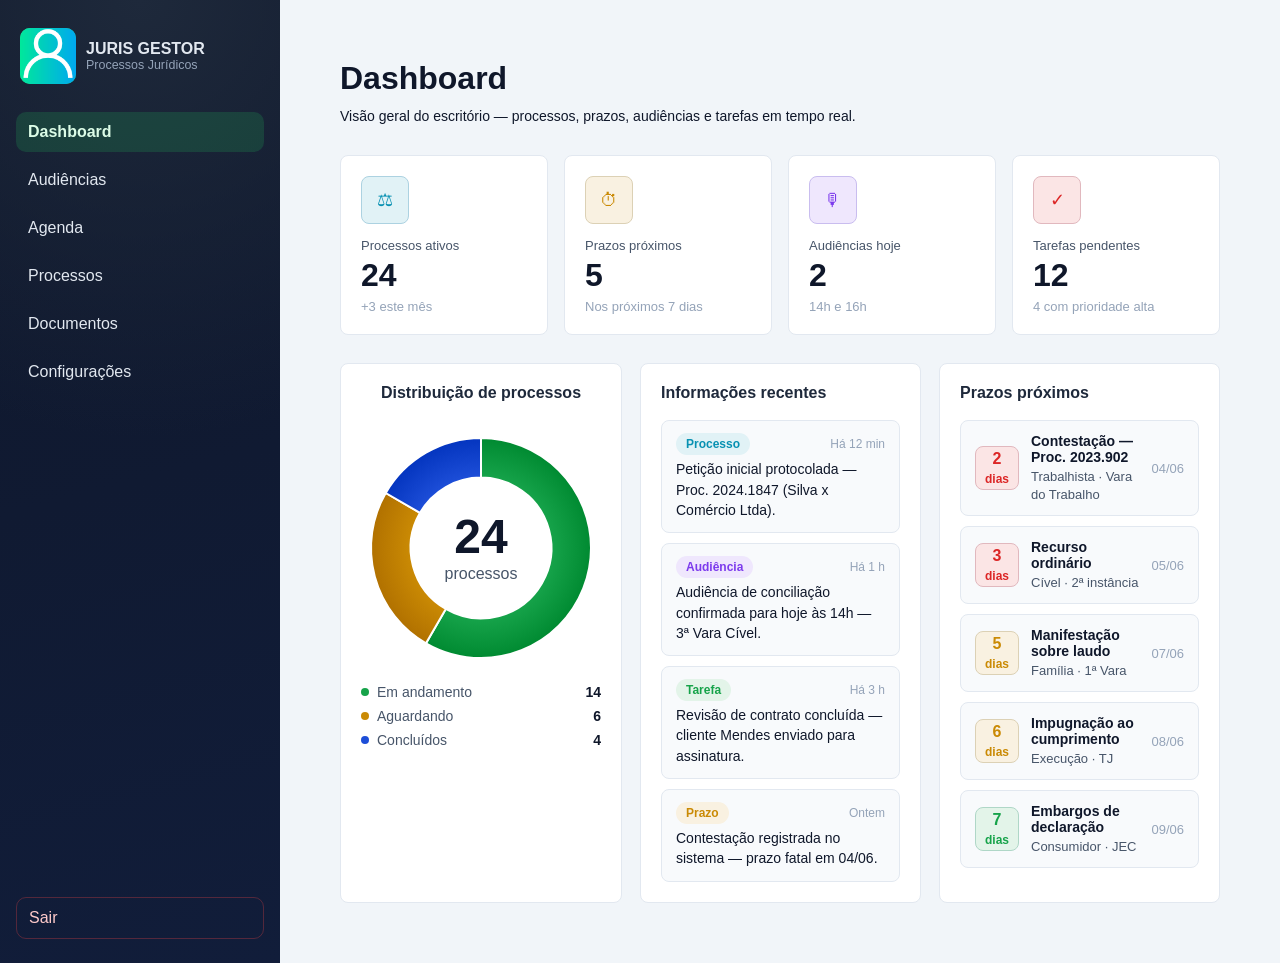
<file: index.html>
<!doctype html>
<html lang="pt-br">
  <head>
    <meta charset="UTF-8" />
    <meta name="viewport" content="width=device-width, initial-scale=1.0" />
    <title>Juris Gestor — ADV UB</title>
    <meta http-equiv="refresh" content="0; url=./pages/dashboard/index.html" />
    <link rel="canonical" href="./pages/dashboard/index.html" />
    <script>
      window.location.replace("./pages/dashboard/index.html");
    </script>
  </head>
  <body>
    <p>
      Redirecionando para o
      <a href="./pages/dashboard/index.html">Dashboard</a>…
    </p>
  </body>
</html>
</file>
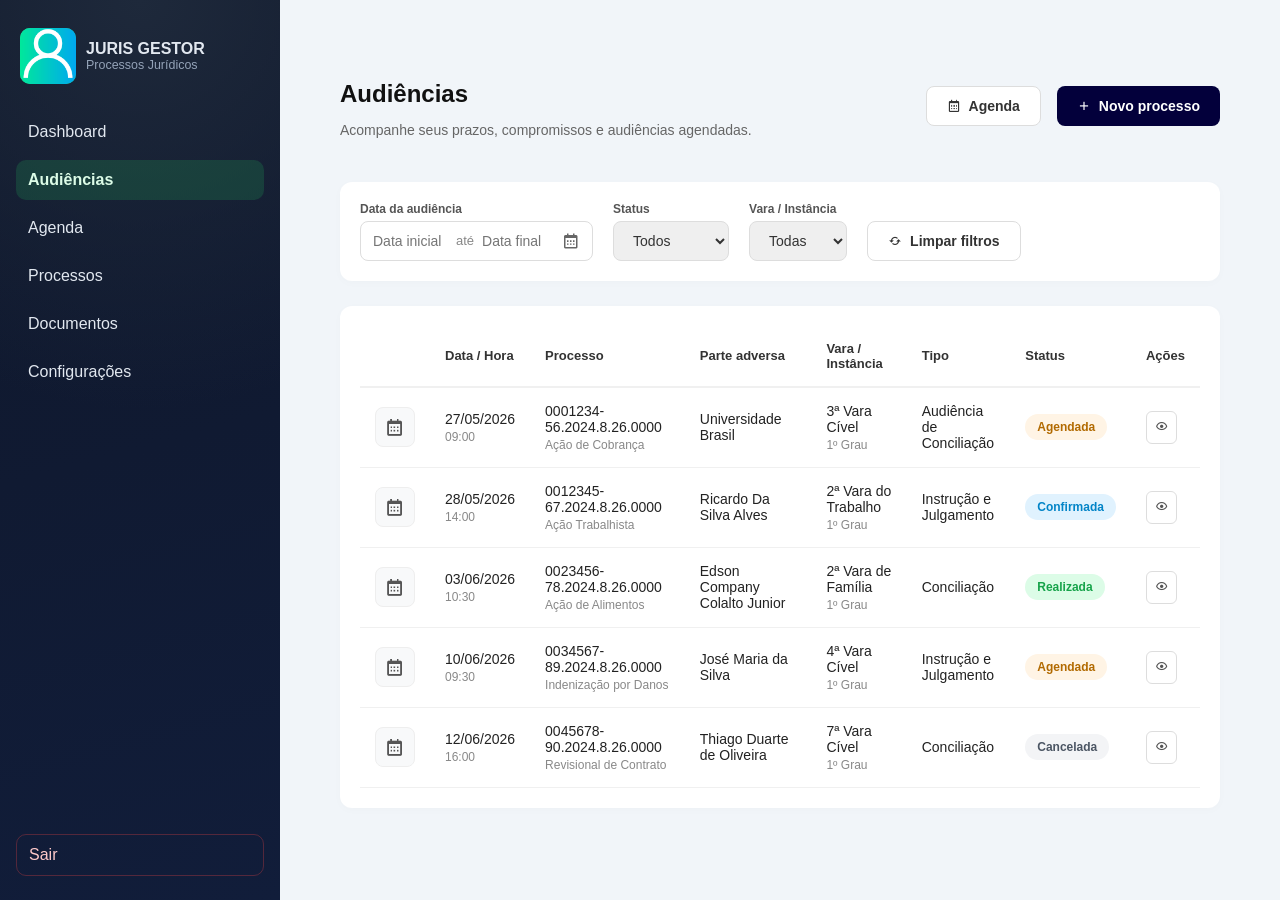
<file: pages/audiencias/index.html>
<!doctype html>
<html lang="pt-BR">
  <head>
    <meta charset="UTF-8" />
    <meta name="viewport" content="width=device-width, initial-scale=1.0" />
    <meta name="description" content="Tela do status de audiências do usuário advogado" />
    <title>Audiências | Projeto ADV UB</title>
    <link href="https://unpkg.com/boxicons@2.1.4/css/boxicons.min.css" rel="stylesheet" />
    <link rel="stylesheet" href="../../assets/global.css" />
    <link rel="stylesheet" href="../../Components/sidebar/sidebar.css" />
    <link rel="stylesheet" href="audiencias.css" />
  </head>
  <body>
    <div class="layout">
      <app-sidebar current="audiencias" root-prefix="../../"></app-sidebar>

      <main class="content">
        <section class="main-content">
          <header class="page-header">
            <div class="header-titles">
              <h1>Audiências</h1>
              <p>Acompanhe seus prazos, compromissos e audiências agendadas.</p>
            </div>
            <div class="header-actions" style="display: flex; gap: 1rem">
              <a
                href="../../pages/agenda/index.html"
                class="btn-secondary"
                style="text-decoration: none; display: inline-flex; align-items: center; gap: 0.5rem"
              >
                <i class="bx bx-calendar"></i> Agenda
              </a>

              <button class="btn-primary" onclick="abrirModal('modalNovoProcesso')">
                <i class="bx bx-plus"></i> Novo processo
              </button>
            </div>
          </header>

          <div class="filters-container">
            <div class="filter-group">
              <label>Data da audiência</label>
              <div class="date-picker">
                <input type="text" placeholder="Data inicial" />
                <span>até</span>
                <input type="text" placeholder="Data final" />
                <i class="bx bx-calendar"></i>
              </div>
            </div>

            <div class="filter-group">
              <label>Status</label>
              <select>
                <option>Todos</option>
                <option>Agendada</option>
                <option>Realizada</option>
              </select>
            </div>

            <div class="filter-group">
              <label>Vara / Instância</label>
              <select>
                <option>Todas</option>
                <option>1ª Vara</option>
              </select>
            </div>

            <button class="btn-secondary">
              <i class="bx bx-refresh"></i> Limpar filtros
            </button>
          </div>

          <div class="table-container">
            <table>
              <thead>
                <tr>
                  <th></th>
                  <th>Data / Hora</th>
                  <th>Processo</th>
                  <th>Parte adversa</th>
                  <th>Vara / Instância</th>
                  <th>Tipo</th>
                  <th>Status</th>
                  <th>Ações</th>
                </tr>
              </thead>
              <tbody>
                <tr>
                  <td><div class="icon-box"><i class="bx bx-calendar"></i></div></td>
                  <td>
                    <div class="main-text">27/05/2026</div>
                    <div class="sub-text">09:00</div>
                  </td>
                  <td>
                    <div class="main-text">0001234-56.2024.8.26.0000</div>
                    <div class="sub-text">Ação de Cobrança</div>
                  </td>
                  <td><div class="main-text">Universidade Brasil</div></td>
                  <td>
                    <div class="main-text">3ª Vara Cível</div>
                    <div class="sub-text">1º Grau</div>
                  </td>
                  <td><div class="main-text">Audiência de<br />Conciliação</div></td>
                  <td><span class="status badge-agendada">Agendada</span></td>
                  <td><button class="btn-action"><i class="bx bx-show"></i></button></td>
                </tr>

                <tr>
                  <td><div class="icon-box"><i class="bx bx-calendar"></i></div></td>
                  <td>
                    <div class="main-text">28/05/2026</div>
                    <div class="sub-text">14:00</div>
                  </td>
                  <td>
                    <div class="main-text">0012345-67.2024.8.26.0000</div>
                    <div class="sub-text">Ação Trabalhista</div>
                  </td>
                  <td><div class="main-text">Ricardo Da Silva Alves</div></td>
                  <td>
                    <div class="main-text">2ª Vara do Trabalho</div>
                    <div class="sub-text">1º Grau</div>
                  </td>
                  <td><div class="main-text">Instrução e<br />Julgamento</div></td>
                  <td><span class="status badge-confirmada">Confirmada</span></td>
                  <td><button class="btn-action"><i class="bx bx-show"></i></button></td>
                </tr>

                <tr>
                  <td><div class="icon-box"><i class="bx bx-calendar"></i></div></td>
                  <td>
                    <div class="main-text">03/06/2026</div>
                    <div class="sub-text">10:30</div>
                  </td>
                  <td>
                    <div class="main-text">0023456-78.2024.8.26.0000</div>
                    <div class="sub-text">Ação de Alimentos</div>
                  </td>
                  <td><div class="main-text">Edson Company Colalto Junior</div></td>
                  <td>
                    <div class="main-text">2ª Vara de Família</div>
                    <div class="sub-text">1º Grau</div>
                  </td>
                  <td><div class="main-text">Conciliação</div></td>
                  <td><span class="status badge-realizada">Realizada</span></td>
                  <td><button class="btn-action"><i class="bx bx-show"></i></button></td>
                </tr>

                <tr>
                  <td><div class="icon-box"><i class="bx bx-calendar"></i></div></td>
                  <td>
                    <div class="main-text">10/06/2026</div>
                    <div class="sub-text">09:30</div>
                  </td>
                  <td>
                    <div class="main-text">0034567-89.2024.8.26.0000</div>
                    <div class="sub-text">Indenização por Danos</div>
                  </td>
                  <td><div class="main-text">José Maria da Silva</div></td>
                  <td>
                    <div class="main-text">4ª Vara Cível</div>
                    <div class="sub-text">1º Grau</div>
                  </td>
                  <td><div class="main-text">Instrução e<br />Julgamento</div></td>
                  <td><span class="status badge-agendada">Agendada</span></td>
                  <td><button class="btn-action"><i class="bx bx-show"></i></button></td>
                </tr>

                <tr>
                  <td><div class="icon-box"><i class="bx bx-calendar"></i></div></td>
                  <td>
                    <div class="main-text">12/06/2026</div>
                    <div class="sub-text">16:00</div>
                  </td>
                  <td>
                    <div class="main-text">0045678-90.2024.8.26.0000</div>
                    <div class="sub-text">Revisional de Contrato</div>
                  </td>
                  <td><div class="main-text">Thiago Duarte de Oliveira</div></td>
                  <td>
                    <div class="main-text">7ª Vara Cível</div>
                    <div class="sub-text">1º Grau</div>
                  </td>
                  <td><div class="main-text">Conciliação</div></td>
                  <td><span class="status badge-cancelada">Cancelada</span></td>
                  <td><button class="btn-action"><i class="bx bx-show"></i></button></td>
                </tr>
              </tbody>
            </table>
          </div>
        </section>
      </main>
    </div>

    <div class="modal-overlay" id="modalNovoProcesso">
      <div class="modal-content">
        <div class="modal-header">
          <h2>Novo Processo</h2>
          <button class="btn-close" onclick="fecharModal('modalNovoProcesso')">
            <i class="bx bx-x"></i>
          </button>
        </div>

        <form>
          <div class="form-group">
            <label>Número do Processo</label>
            <input type="text" placeholder="0000000-00.0000.0.00.0000" />
          </div>

          <div class="form-group">
            <label>Parte Adversa / Cliente</label>
            <input type="text" placeholder="Nome da parte envolvida" />
          </div>

          <div style="display: grid; grid-template-columns: 1fr 1fr; gap: 1rem">
            <div class="form-group">
              <label>Vara / Instância</label>
              <input type="text" placeholder="Ex: 3ª Vara Cível" />
            </div>
            <div class="form-group">
              <label>Status inicial</label>
              <select>
                <option>Ativo</option>
                <option>Aguardando citação</option>
                <option>Arquivado</option>
              </select>
            </div>
          </div>

          <div class="modal-footer">
            <button type="button" class="btn-secondary" onclick="fecharModal('modalNovoProcesso')">
              Cancelar
            </button>
            <button type="submit" class="btn-primary">Cadastrar processo</button>
          </div>
        </form>
      </div>
    </div>

    <script src="../../Components/sidebar/sidebar.js"></script>
    <script src="audiencias.js"></script>
  </body>
</html>
</file>
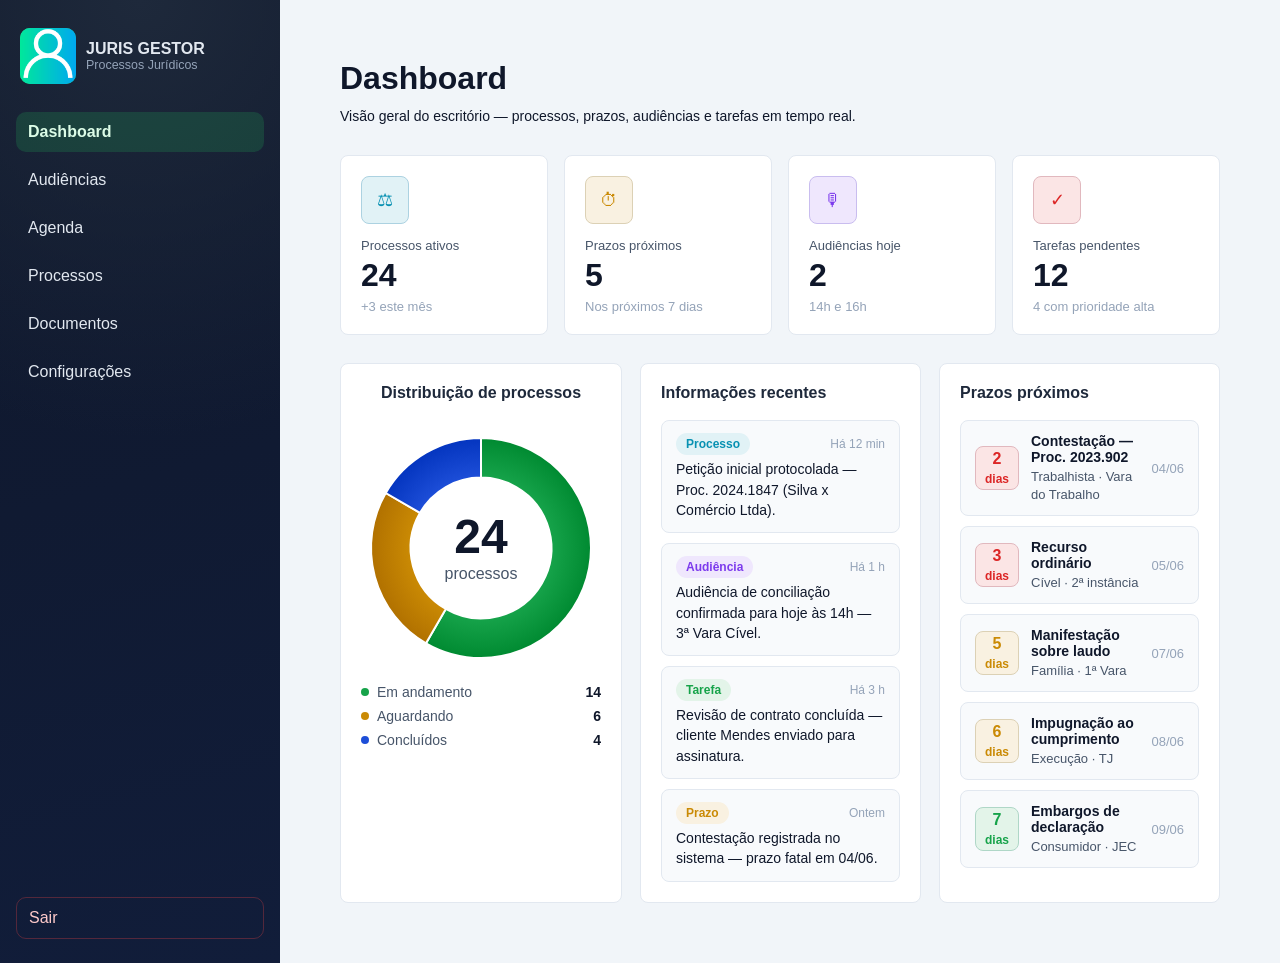
<file: pages/dashboard/index.html>
<!doctype html>
<html lang="pt-BR">
  <head>
    <meta charset="UTF-8" />
    <meta name="viewport" content="width=device-width, initial-scale=1.0" />
    <title>Dashboard | Projeto ADV UB</title>
    <link rel="stylesheet" href="../../assets/global.css" />
    <link rel="stylesheet" href="../../Components/sidebar/sidebar.css" />
    <link rel="stylesheet" href="dashboard.css" />
  </head>
  <body>
    <div class="layout">
      <app-sidebar current="dashboard" root-prefix="../../"></app-sidebar>

      <main class="content">
        <section class="dashboard">
          <header class="dashboard__header">
            <h1 class="dashboard__title">Dashboard</h1>
            <p class="dashboard__subtitle">Visão geral do escritório — processos, prazos, audiências e tarefas em tempo real.</p>
          </header>

          <div class="kpi-carousel">
            <div class="kpi-carousel__viewport">
              <div class="dashboard__kpi-grid kpi-carousel__track" id="kpiCarouselTrack">
            <article class="kpi-card kpi-card--cyan">
              <div class="kpi-card__icon" aria-hidden="true">⚖</div>
              <p class="kpi-card__label">Processos ativos</p>
              <p class="kpi-card__value">24</p>
              <p class="kpi-card__hint">+3 este mês</p>
            </article>

            <article class="kpi-card kpi-card--amber">
              <div class="kpi-card__icon" aria-hidden="true">⏱</div>
              <p class="kpi-card__label">Prazos próximos</p>
              <p class="kpi-card__value">5</p>
              <p class="kpi-card__hint">Nos próximos 7 dias</p> 
            </article>

            <article class="kpi-card kpi-card--purple">
              <div class="kpi-card__icon" aria-hidden="true">🎙</div>
              <p class="kpi-card__label">Audiências hoje</p>
              <p class="kpi-card__value">2</p>
              <p class="kpi-card__hint">14h e 16h</p>
            </article>

            <article class="kpi-card kpi-card--rose">
              <div class="kpi-card__icon" aria-hidden="true">✓</div>
              <p class="kpi-card__label">Tarefas pendentes</p>
              <p class="kpi-card__value">12</p>
              <p class="kpi-card__hint">4 com prioridade alta</p>
            </article>
              </div>
            </div>

            <div class="kpi-carousel__nav" aria-label="Navegação dos indicadores">
              <button
                type="button"
                class="kpi-carousel__arrow kpi-carousel__arrow--prev"
                aria-label="Indicador anterior"
                disabled
              >
                <span aria-hidden="true">&#8249;</span>
              </button>
              <div class="kpi-carousel__bullets" id="kpiCarouselBullets"></div>
              <button
                type="button"
                class="kpi-carousel__arrow kpi-carousel__arrow--next"
                aria-label="Próximo indicador"
              >
                <span aria-hidden="true">&#8250;</span>
              </button>
            </div>
          </div>

          <div class="dashboard__panels">
            <article class="panel panel--chart">
              <h2 class="panel__title">Distribuição de processos</h2>
              <div class="chart-wrap">
                <canvas id="processChart" aria-label="Gráfico circular de processos"></canvas>
                <div class="chart-center" aria-hidden="true">
                  <span class="chart-center__value" id="chartTotal">24</span>
                  <span class="chart-center__label">processos</span>
                </div>
              </div>
              <ul class="chart-legend" id="chartLegend"></ul>
            </article>

            <article class="panel">
              <h2 class="panel__title">Informações recentes</h2>
              <ul class="feed-list">
                <li class="feed-item">
                  <div class="feed-item__meta">
                    <span class="feed-item__tag feed-item__tag--processo">Processo</span>
                    <time class="feed-item__time">Há 12 min</time>
                  </div>
                  <p class="feed-item__text">
                    Petição inicial protocolada — Proc. 2024.1847 (Silva x Comércio Ltda).
                  </p>
                </li>
                <li class="feed-item">
                  <div class="feed-item__meta">
                    <span class="feed-item__tag feed-item__tag--audiencia">Audiência</span>
                    <time class="feed-item__time">Há 1 h</time>
                  </div>
                  <p class="feed-item__text">
                    Audiência de conciliação confirmada para hoje às 14h — 3ª Vara Cível.
                  </p>
                </li>
                <li class="feed-item">
                  <div class="feed-item__meta">
                    <span class="feed-item__tag feed-item__tag--tarefa">Tarefa</span>
                    <time class="feed-item__time">Há 3 h</time>
                  </div>
                  <p class="feed-item__text">
                    Revisão de contrato concluída — cliente Mendes enviado para assinatura.
                  </p>
                </li>
                <li class="feed-item">
                  <div class="feed-item__meta">
                    <span class="feed-item__tag feed-item__tag--prazo">Prazo</span>
                    <time class="feed-item__time">Ontem</time>
                  </div>
                  <p class="feed-item__text">
                    Contestação registrada no sistema — prazo fatal em 04/06.
                  </p>
                </li>
              </ul>
            </article>

            <article class="panel">
              <h2 class="panel__title">Prazos próximos</h2>
              <ul class="deadline-list">
                <li class="deadline-item deadline-item--urgent">
                  <div class="deadline-item__days"><span>2</span>dias</div>
                  <div class="deadline-item__info">
                    <strong>Contestação — Proc. 2023.902</strong>
                    <small>Trabalhista · Vara do Trabalho</small>
                  </div>
                  <time class="deadline-item__date">04/06</time>
                </li>
                <li class="deadline-item deadline-item--urgent">
                  <div class="deadline-item__days"><span>3</span>dias</div>
                  <div class="deadline-item__info">
                    <strong>Recurso ordinário</strong>
                    <small>Cível · 2ª instância</small>
                  </div>
                  <time class="deadline-item__date">05/06</time>
                </li>
                <li class="deadline-item deadline-item--warning">
                  <div class="deadline-item__days"><span>5</span>dias</div>
                  <div class="deadline-item__info">
                    <strong>Manifestação sobre laudo</strong>
                    <small>Família · 1ª Vara</small>
                  </div>
                  <time class="deadline-item__date">07/06</time>
                </li>
                <li class="deadline-item deadline-item--warning">
                  <div class="deadline-item__days"><span>6</span>dias</div>
                  <div class="deadline-item__info">
                    <strong>Impugnação ao cumprimento</strong>
                    <small>Execução · TJ</small>
                  </div>
                  <time class="deadline-item__date">08/06</time>
                </li>
                <li class="deadline-item deadline-item--normal">
                  <div class="deadline-item__days"><span>7</span>dias</div>
                  <div class="deadline-item__info">
                    <strong>Embargos de declaração</strong>
                    <small>Consumidor · JEC</small>
                  </div>
                  <time class="deadline-item__date">09/06</time>
                </li>
              </ul>
            </article>
          </div>
        </section>
      </main>
    </div>

    <script src="../../Components/sidebar/sidebar.js"></script>
    <script src="dashboard.js"></script>
  </body>
</html>
</file>
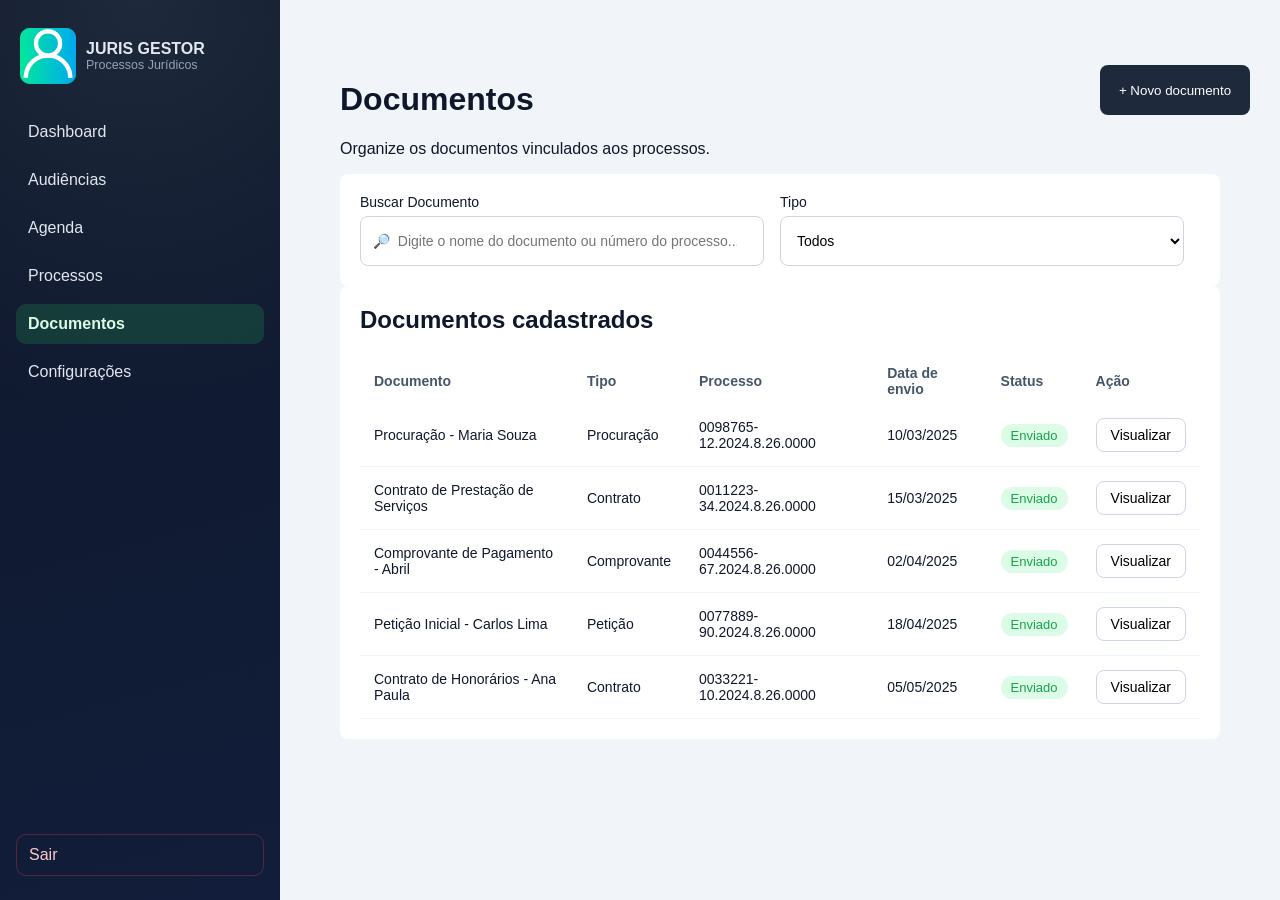
<file: pages/documentos/index.html>
<!doctype html>
<html lang="en">
  <head>
    <meta charset="UTF-8" />
    <meta name="viewport" content="width=device-width, initial-scale=1.0" />
    <title>Documentos | Juris Gestor</title>
    <link rel="stylesheet" href="../../Components/sidebar/sidebar.css" />
    <link rel="stylesheet" href="../../assets/global.css" />
    <link rel="stylesheet" href="style.css" />
  </head>
  <body>
    <div class="layout">
      <app-sidebar current="projetos" root-prefix="../../"></app-sidebar>

      <main class="content">

        <!-- TOAST -->
        <div id="toast" class="toast"></div>

        <div class="cabecalho">
          <h1>Documentos</h1>
          <p>Organize os documentos vinculados aos processos.</p>
          <button id="btn-novo-documento">+ Novo documento</button>

          <!-- MODAL NOVO DOCUMENTO -->
          <dialog id="modal-novo-documento">
            <div class="modal-header">
              <h2>Novo documento</h2>
              <button id="fechar-modal-novo-documento">&#x2715;</button>
            </div>

            <div class="modal-body">
              <div class="modal-campo">
                <label for="modal-nome">Nome do documento <span>*</span></label>
                <input type="text" id="modal-nome" placeholder="Digite o nome do documento" />
              </div>

              <div class="modal-campo">
                <label for="modal-tipo">Tipo <span>*</span></label>
                <select id="modal-tipo">
                  <option value="" disabled selected>Selecione o tipo de documento</option>
                  <option value="Procuração">Procuração</option>
                  <option value="Contrato">Contrato</option>
                  <option value="Comprovante">Comprovante</option>
                  <option value="Petição">Petição</option>
                </select>
              </div>

              <div class="modal-campo">
                <label for="modal-processo-relacionado">Processo relacionado (opcional)</label>
                <select id="modal-processo-relacionado">
                  <option value="">Nenhum</option>
                  <option value="0098765-12.2024.8.26.0000">0098765-12.2024.8.26.0000</option>
                  <option value="0011223-34.2024.8.26.0000">0011223-34.2024.8.26.0000</option>
                  <option value="0044556-67.2024.8.26.0000">0044556-67.2024.8.26.0000</option>
                  <option value="0077889-90.2024.8.26.0000">0077889-90.2024.8.26.0000</option>
                  <option value="0033221-10.2024.8.26.0000">0033221-10.2024.8.26.0000</option>
                </select>
              </div>

              <div class="modal-campo">
                <label for="modal-arquivo">Anexar arquivo <span>*</span></label>
                <input type="file" id="modal-arquivo" accept=".pdf,.doc,.docx,.png,.jpg" />
              </div>
            </div>

            <div class="modal-footer">
              <button id="cancelar-modal-novo-documento">Cancelar</button>
              <button id="salvar-modal-novo-documento">Salvar</button>
            </div>
          </dialog>

          <!-- MODAL VISUALIZAR -->
          <dialog id="modal-visualizar">
            <div class="modal-header">
              <h2>Detalhes do documento</h2>
              <button id="fechar-modal-visualizar">&#x2715;</button>
            </div>

            <div class="modal-body">
              <div class="modal-campo">
                <label>Nome do documento</label>
                <p id="visualizar-nome"></p>
              </div>
              <div class="modal-campo">
                <label>Tipo</label>
                <p id="visualizar-tipo"></p>
              </div>
              <div class="modal-campo">
                <label>Número do processo</label>
                <p id="visualizar-processo"></p>
              </div>
              <div class="modal-campo" id="campo-processo-relacionado">
                <label>Processo relacionado</label>
                <p id="visualizar-processo-relacionado"></p>
              </div>
              <div class="modal-campo">
                <label>Data de envio</label>
                <p id="visualizar-data"></p>
              </div>
              <div class="modal-campo">
                <label>Status</label>
                <p id="visualizar-status"></p>
              </div>
              <div class="modal-campo">
                <label>Arquivo anexado</label>
                <p id="visualizar-arquivo"></p>
              </div>
            </div>

            <div class="modal-footer">
              <button id="excluir-documento" class="btn-excluir">Excluir</button>
              <button id="fechar-modal-visualizar-btn">Fechar</button>
            </div>
          </dialog>
        </div>

        <!-- FILTROS -->
        <div class="filtros">
          <div>
            <label for="busca">Buscar Documento</label>
            <input
              type="search"
              id="busca"
              placeholder="🔎  Digite o nome do documento ou número do processo..."
            />
          </div>
          <div>
            <label for="filtro-tipo">Tipo</label>
            <select id="filtro-tipo">
              <option value="">Todos</option>
              <option value="Procuração">Procuração</option>
              <option value="Contrato">Contrato</option>
              <option value="Comprovante">Comprovante</option>
              <option value="Petição">Petição</option>
            </select>
          </div>
          <div class="filtros-limpar">
            <button id="btn-limpar-filtros">&#x2715; Limpar filtros</button>
          </div>
        </div>

        <!-- TABELA -->
        <div class="tabela-wrapper">
          <h2>Documentos cadastrados</h2>
          <table>
            <thead>
              <tr>
                <th>Documento</th>
                <th>Tipo</th>
                <th>Processo</th>
                <th>Data de envio</th>
                <th>Status</th>
                <th>Ação</th>
              </tr>
            </thead>
            <tbody id="corpo-tabela">
              <tr>
                <td data-nome="Procuração - Maria Souza" data-tipo="Procuração" data-processo="0098765-12.2024.8.26.0000" data-relacionado="" data-data="10/03/2025" data-status="enviado" data-arquivo-nome="procuracao_maria.pdf" data-arquivo-url="">Procuração - Maria Souza</td>
                <td>Procuração</td>
                <td>0098765-12.2024.8.26.0000</td>
                <td>10/03/2025</td>
                <td><span class="badge enviado">Enviado</span></td>
                <td><button class="btn-visualizar">Visualizar</button></td>
              </tr>
              <tr>
                <td data-nome="Contrato de Prestação de Serviços" data-tipo="Contrato" data-processo="0011223-34.2024.8.26.0000" data-relacionado="" data-data="15/03/2025" data-status="enviado" data-arquivo-nome="contrato_prestacao.pdf" data-arquivo-url="">Contrato de Prestação de Serviços</td>
                <td>Contrato</td>
                <td>0011223-34.2024.8.26.0000</td>
                <td>15/03/2025</td>
                <td><span class="badge enviado">Enviado</span></td>
                <td><button class="btn-visualizar">Visualizar</button></td>
              </tr>
              <tr>
                <td data-nome="Comprovante de Pagamento - Abril" data-tipo="Comprovante" data-processo="0044556-67.2024.8.26.0000" data-relacionado="" data-data="02/04/2025" data-status="enviado" data-arquivo-nome="comprovante_abril.pdf" data-arquivo-url="">Comprovante de Pagamento - Abril</td>
                <td>Comprovante</td>
                <td>0044556-67.2024.8.26.0000</td>
                <td>02/04/2025</td>
                <td><span class="badge enviado">Enviado</span></td>
                <td><button class="btn-visualizar">Visualizar</button></td>
              </tr>
              <tr>
                <td data-nome="Petição Inicial - Carlos Lima" data-tipo="Petição" data-processo="0077889-90.2024.8.26.0000" data-relacionado="" data-data="18/04/2025" data-status="enviado" data-arquivo-nome="peticao_carlos.pdf" data-arquivo-url="">Petição Inicial - Carlos Lima</td>
                <td>Petição</td>
                <td>0077889-90.2024.8.26.0000</td>
                <td>18/04/2025</td>
                <td><span class="badge enviado">Enviado</span></td>
                <td><button class="btn-visualizar">Visualizar</button></td>
              </tr>
              <tr>
                <td data-nome="Contrato de Honorários - Ana Paula" data-tipo="Contrato" data-processo="0033221-10.2024.8.26.0000" data-relacionado="" data-data="05/05/2025" data-status="enviado" data-arquivo-nome="contrato_ana.pdf" data-arquivo-url="">Contrato de Honorários - Ana Paula</td>
                <td>Contrato</td>
                <td>0033221-10.2024.8.26.0000</td>
                <td>05/05/2025</td>
                <td><span class="badge enviado">Enviado</span></td>
                <td><button class="btn-visualizar">Visualizar</button></td>
              </tr>
            </tbody>
          </table>
        </div>
      </main>
    </div>

    <script src="../../Components/sidebar/sidebar.js"></script>
    <script src="script.js"></script>
  </body>
</html>
</file>
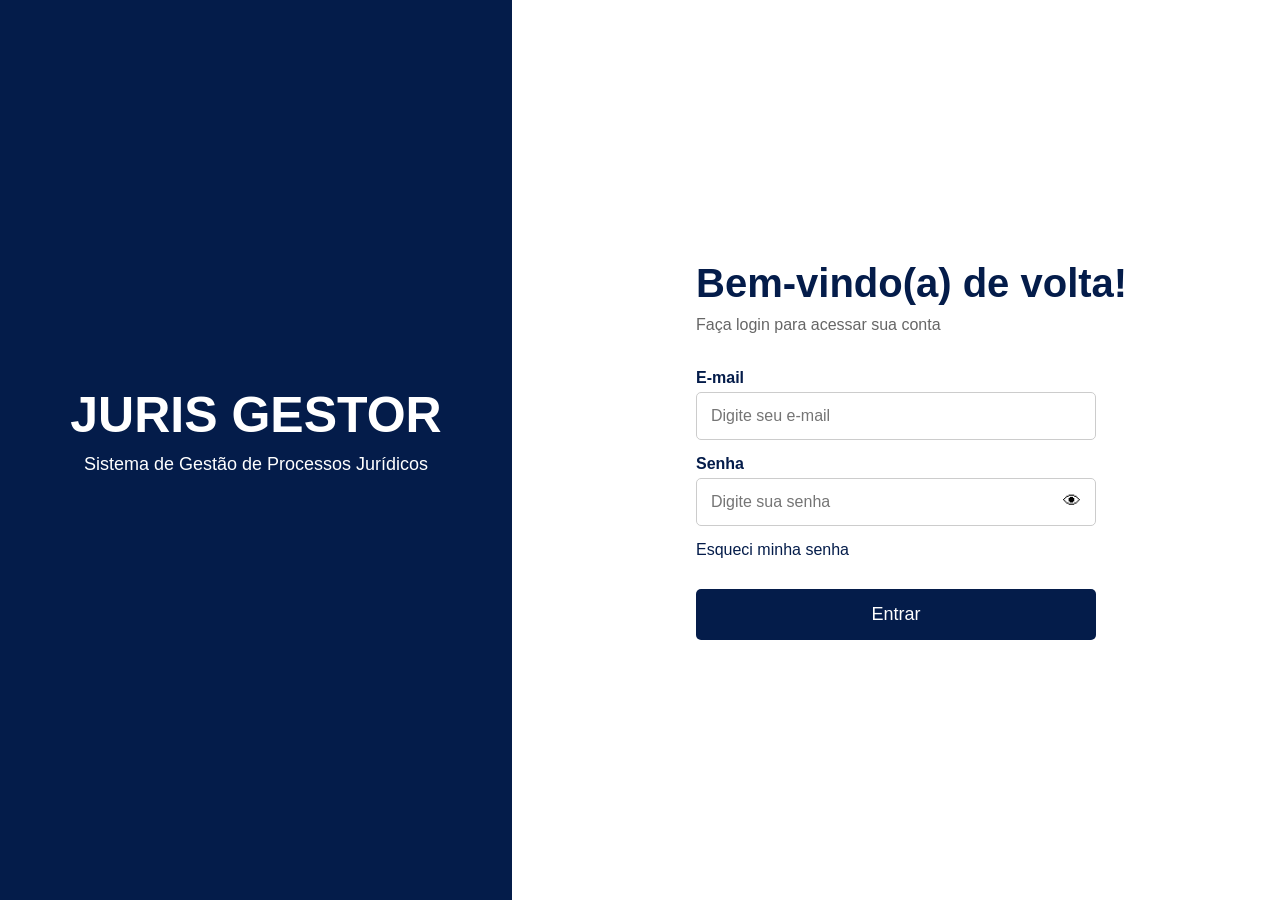
<file: pages/Login/index.html>
<!doctype html>
<html lang="pt-br">

<head>
    <meta charset="UTF-8" />
    <meta name="description" content="Sistema de Gestão de Processos Jurídicos" />
    <meta name="keywords" content="ADV UB, jurídico, processos, login" />
    <meta name="author" content="Grupo ADV UB" />
    <meta name="viewport" content="width=device-width, initial-scale=1.0" />
    <title>Login - Juris Gestor</title>

    <link rel="stylesheet" href="./style.css" />
</head>

<body>
    <main class="login-page">
        <!-- LADO ESQUERDO -->
        <section class="login-banner">
            <h1>JURIS GESTOR</h1>
            <p>
                Sistema de Gestão de Processos Jurídicos
            </p>
        </section>
        <!-- LADO DIREITO -->
        <section class="login-form">
            <form>
                <h2>Bem-vindo(a) de volta!</h2>
                <p>
                    Faça login para acessar sua conta
                </p>
                <label for="email">E-mail</label>
                <input type="email" id="email" name="email" placeholder="Digite seu e-mail" />
                <label for="senha">Senha</label>
                <div class="password-box">
                    <input type="password" id="senha" name="senha" placeholder="Digite sua senha" />

                    <span id="toggleSenha" class="eye-icon">
                        👁
                    </span>
                </div>
                <a href="https://n8n-production-1d70.up.railway.app/webhook/confirme-seu-email">
                    Esqueci minha senha
                </a>
                <!-- BOTÃO ENTRAR -->
                <button type="button" id="btn-login">
                    Entrar
                </button>
                </a>
            </form>
        </section>
    </main>
    <script src="./login.js"></script>
</body>

</html>
</file>
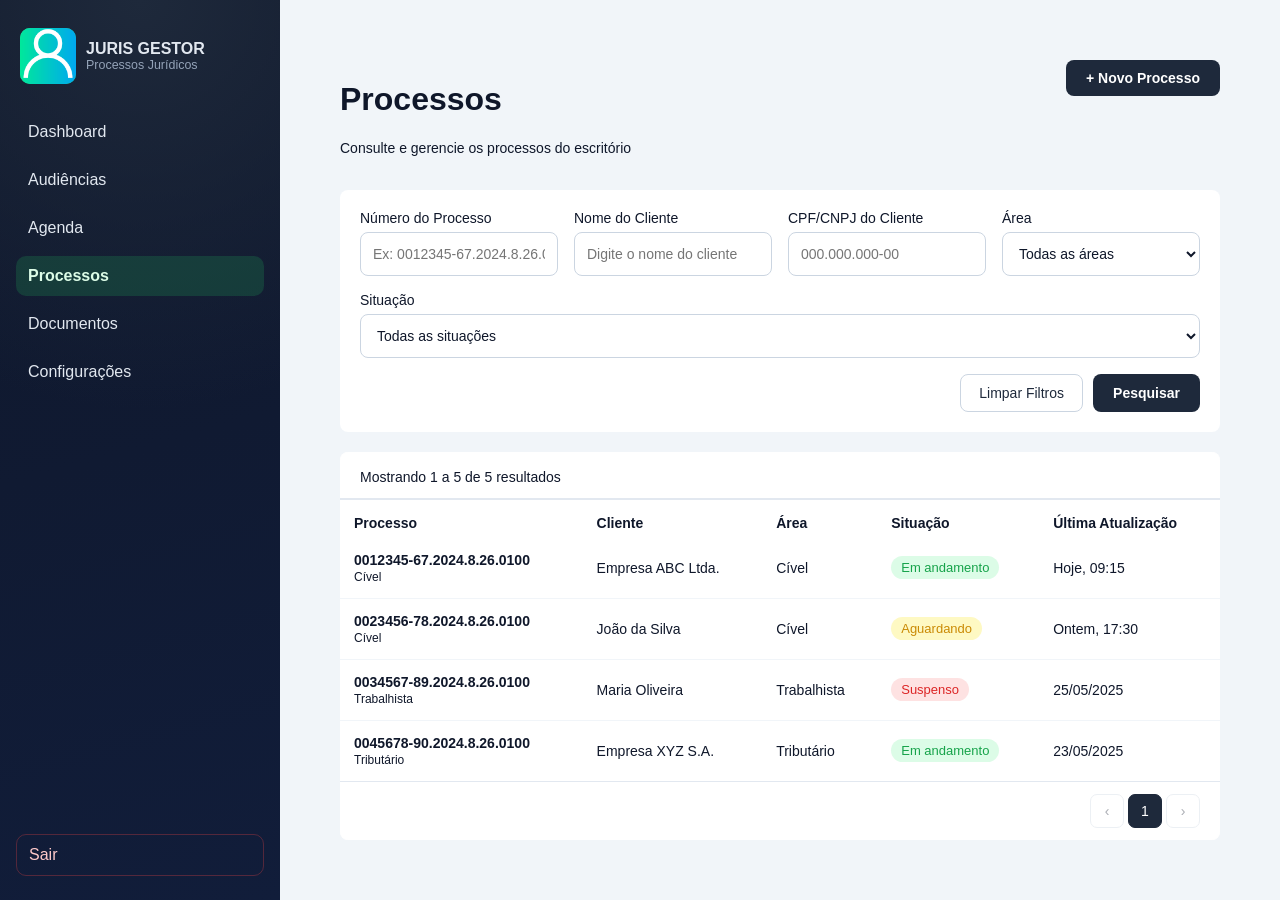
<file: pages/processos/index.html>
<!doctype html>
<html lang="pt-BR">
  <head>
    <meta charset="UTF-8" />
    <meta name="viewport" content="width=device-width, initial-scale=1.0" />
    <title>Processos | Projeto ADV UB</title>
    <link rel="stylesheet" href="../../assets/global.css" />
    <link rel="stylesheet" href="../../Components/sidebar/sidebar.css" />
    <link rel="stylesheet" href="./processos.css" />
  </head>
  <body>
    <div class="layout">
      <app-sidebar current="processos" root-prefix="../../"></app-sidebar>

      <main class="content">

        
        <div class="page-header">
          <div>
            <h1 class="page-title">Processos</h1>
            <p class="page-subtitle">Consulte e gerencie os processos do escritório</p>
          </div>
          <button class="btn-primary" id="btnNovoProcesso">
            + Novo Processo
          </button>
        </div>

        
        <div class="search-card">
          <div class="search-grid">
            <div class="search-field">
              <label>Número do Processo</label>
              <input type="text" id="filtroNumero" placeholder="Ex: 0012345-67.2024.8.26.0100" />
            </div>
            <div class="search-field">
              <label>Nome do Cliente</label>
              <input type="text" id="filtroCliente" placeholder="Digite o nome do cliente" />
            </div>
            <div class="search-field">
              <label>CPF/CNPJ do Cliente</label>
              <input type="text" id="filtroCpf" placeholder="000.000.000-00" />
            </div>
            <div class="search-field">
              <label>Área</label>
              <select id="filtroArea">
                <option value="">Todas as áreas</option>
                <option value="Cível">Cível</option>
                <option value="Trabalhista">Trabalhista</option>
                <option value="Criminal">Criminal</option>
                <option value="Tributário">Tributário</option>
                <option value="Família">Família</option>
                <option value="Previdenciário">Previdenciário</option>
              </select>
            </div>
            <div class="search-field">
              <label>Situação</label>
              <select id="filtroSituacao">
                <option value="">Todas as situações</option>
                <option value="Em andamento">Em andamento</option>
                <option value="Aguardando">Aguardando</option>
                <option value="Suspenso">Suspenso</option>
                <option value="Concluso">Concluso</option>
                <option value="Arquivado">Arquivado</option>
              </select>
            </div>
          </div>
          <div class="search-actions">
            <button class="btn-secondary" id="btnLimpar">Limpar Filtros</button>
            <button class="btn-primary" id="btnPesquisar">Pesquisar</button>
          </div>
        </div>

       
        <div class="results-card">
          <div class="results-header">
            <span class="results-count" id="resultsCount">Mostrando 1 a 5 de 5 resultados</span>
          </div>
          <table class="processos-table">
            <thead>
              <tr>
                <th>Processo</th>
                <th>Cliente</th>
                <th>Área</th>
                <th>Situação</th>
                <th>Última Atualização</th>
              </tr>
            </thead>
            <tbody id="tabelaProcessos">
              
            </tbody>
          </table>

          
          <div class="pagination" id="paginacao">
            
          </div>
        </div>

      </main>
    </div>

 
    <div class="modal-overlay" id="modalNovoProcesso">
      <div class="modal">
        <div class="modal-header">
          <h2>Cadastrar Novo Processo</h2>
          <button class="modal-close" id="btnFecharModal">&times;</button>
        </div>
        <div class="modal-body">
          <div class="form-grid">
            <div class="form-field full-width">
              <label>Número do Processo *</label>
              <input type="text" id="novoNumero" placeholder="0000000-00.0000.0.00.0000" />
            </div>
            <div class="form-field">
              <label>Cliente *</label>
              <input type="text" id="novoCliente" placeholder="Nome completo do cliente" />
            </div>
            <div class="form-field">
              <label>CPF/CNPJ do Cliente *</label>
              <input type="text" id="novoCpf" placeholder="000.000.000-00" />
            </div>
            <div class="form-field">
              <label>Área *</label>
              <select id="novaArea">
                <option value="">Selecione a área</option>
                <option value="Cível">Cível</option>
                <option value="Trabalhista">Trabalhista</option>
                <option value="Criminal">Criminal</option>
                <option value="Tributário">Tributário</option>
                <option value="Família">Família</option>
                <option value="Previdenciário">Previdenciário</option>
              </select>
            </div>
            <div class="form-field">
              <label>Vara / Órgão *</label>
              <input type="text" id="novaVara" placeholder="Ex: TJSP - 3ª Vara Cível" />
            </div>
            <div class="form-field">
              <label>Advogado Responsável *</label>
              <input type="text" id="novoAdvogado" placeholder="Nome do advogado" />
            </div>
            <div class="form-field">
              <label>Data de Abertura *</label>
              <input type="date" id="novaData" />
            </div>
            <div class="form-field">
              <label>Situação *</label>
              <select id="novaSituacao">
                <option value="">Selecione a situação</option>
                <option value="Em andamento">Em andamento</option>
                <option value="Aguardando">Aguardando</option>
                <option value="Suspenso">Suspenso</option>
                <option value="Concluso">Concluso</option>
                <option value="Arquivado">Arquivado</option>
              </select>
            </div>
          </div>
        </div>
        <div class="modal-footer">
          <button class="btn-secondary" id="btnCancelarModal">Cancelar</button>
          <button class="btn-primary" id="btnSalvarProcesso">Salvar Processo</button>
        </div>
      </div>
    </div>


    <div class="modal-overlay" id="modalDetalhes">
      <div class="modal modal-large">
        <div class="modal-header">
          <h2 id="detalhesTitulo">Detalhes do Processo</h2>
          <div class="modal-header-actions">
            <button class="btn-icon-accent" id="btnAbrirEdicao" title="Editar processo">Editar</button>
            <button class="modal-close" id="btnFecharDetalhes">&times;</button>
          </div>
        </div>
        <div class="modal-body">

          
          <div class="detalhes-grid" id="detalhesGrid">
            
          </div>

         
          <div class="secao-titulo">
            <h3>Movimentações</h3>
            <div style="display:flex;gap:10px;align-items:center;">
              <button class="btn-link" id="btnVerTodasMovimentacoes">Ver todas</button>
              <button class="btn-link" id="btnNovaMovimentacao">+ Nova Movimentação</button>
            </div>
          </div>
          <table class="processos-table" id="tabelaMovimentacoes">
            <thead>
              <tr>
                <th>Data / Hora</th>
                <th>Descrição</th>
                <th>Responsável</th>
                <th>Cargo</th>
                <th></th>
              </tr>
            </thead>
            <tbody id="movimentacoesBody">
              
            </tbody>
          </table>

          
          <div class="secao-titulo">
            <h3>Documentos</h3>
            <button class="btn-link">+ Anexar documento</button>
          </div>
          <div class="documentos-lista" id="documentosLista">
           
          </div>

        </div>
        <div class="modal-footer">
          <button class="btn-secondary" id="btnFecharDetalhes2">Fechar</button>
        </div>
      </div>
    </div>

    
    <div class="modal-overlay" id="modalEditar">
      <div class="modal">
        <div class="modal-header">
          <h2>Editar Processo</h2>
          <button class="modal-close" id="btnFecharEdicao">&times;</button>
        </div>
        <div class="modal-body">
          <input type="hidden" id="editarId" />
          <div class="form-grid">
            <div class="form-field full-width">
              <label>Número do Processo *</label>
              <input type="text" id="editarNumero" placeholder="0000000-00.0000.0.00.0000" />
            </div>
            <div class="form-field">
              <label>Cliente *</label>
              <input type="text" id="editarCliente" placeholder="Nome completo do cliente" />
            </div>
            <div class="form-field">
              <label>CPF/CNPJ do Cliente *</label>
              <input type="text" id="editarCpf" placeholder="000.000.000-00" />
            </div>
            <div class="form-field">
              <label>Área *</label>
              <select id="editarArea">
                <option value="">Selecione a área</option>
                <option value="Cível">Cível</option>
                <option value="Trabalhista">Trabalhista</option>
                <option value="Criminal">Criminal</option>
                <option value="Tributário">Tributário</option>
                <option value="Família">Família</option>
                <option value="Previdenciário">Previdenciário</option>
              </select>
            </div>
            <div class="form-field">
              <label>Vara / Órgão *</label>
              <input type="text" id="editarVara" placeholder="Ex: TJSP - 3ª Vara Cível" />
            </div>
            <div class="form-field">
              <label>Advogado Responsável *</label>
              <input type="text" id="editarAdvogado" placeholder="Nome do advogado" />
            </div>
            <div class="form-field">
              <label>Data de Abertura *</label>
              <input type="date" id="editarData" />
            </div>
            <div class="form-field">
              <label>Situação *</label>
              <select id="editarSituacao">
                <option value="">Selecione a situação</option>
                <option value="Em andamento">Em andamento</option>
                <option value="Aguardando">Aguardando</option>
                <option value="Suspenso">Suspenso</option>
                <option value="Concluso">Concluso</option>
                <option value="Arquivado">Arquivado</option>
              </select>
            </div>
          </div>
        </div>
        <div class="modal-footer">
          <button class="btn-secondary" id="btnCancelarEdicao">Cancelar</button>
          <button class="btn-primary" id="btnSalvarEdicao">Salvar Alterações</button>
        </div>
      </div>
    </div>

    
    <div class="modal-overlay" id="modalMovimentacao">
      <div class="modal">
        <div class="modal-header">
          <h2>Nova Movimentação</h2>
          <button class="modal-close" id="btnFecharMovimentacao">&times;</button>
        </div>
        <div class="modal-body">
          <div class="form-grid">
            <div class="form-field full-width">
              <label>Descrição *</label>
              <textarea id="movDescricao" placeholder="Descreva a movimentação do processo..." rows="3" style="resize:vertical;width:100%;border:1px solid var(--border);border-radius:6px;padding:8px 11px;font-size:13.5px;font-family:inherit;color:var(--text-dark);outline:none;transition:border-color .2s;" onfocus="this.style.borderColor='var(--accent)'" onblur="this.style.borderColor='var(--border)'"></textarea>
            </div>
            <div class="form-field">
              <label>Responsável *</label>
              <input type="text" id="movResponsavel" placeholder="Nome do responsável" />
            </div>
            <div class="form-field">
              <label>Cargo do Responsável *</label>
              <input type="text" id="movCargo" placeholder="Ex: Advogado, Juiz, Cartório..." />
            </div>
            <div class="form-field">
              <label>Data *</label>
              <input type="date" id="movData" />
            </div>
            <div class="form-field">
              <label>Hora *</label>
              <input type="time" id="movHora" />
            </div>
          </div>
        </div>
        <div class="modal-footer">
          <button class="btn-secondary" id="btnCancelarMovimentacao">Cancelar</button>
          <button class="btn-primary" id="btnSalvarMovimentacao">Registrar Movimentação</button>
        </div>
      </div>
    </div>

   
    <div class="modal-overlay" id="modalTodasMovimentacoes">
      <div class="modal modal-large">
        <div class="modal-header">
          <div>
            <h2 id="todasMovTitulo">Movimentações</h2>
            <p id="todasMovSubtitulo" style="font-size:12px;color:var(--text-light);margin-top:2px;"></p>
          </div>
          <div class="modal-header-actions">
            <button class="btn-icon-accent" id="btnExportarMovimentacoes">⬇ Exportar TXT</button>
            <button class="modal-close" id="btnFecharTodasMov">&times;</button>
          </div>
        </div>
        <div class="modal-body">
         
          <div style="margin-bottom:16px;">
            <input type="text" id="buscaMovimentacoes" placeholder="🔍  Buscar nas movimentações..." style="width:100%;border:1px solid var(--border);border-radius:7px;padding:9px 13px;font-size:13.5px;color:var(--text-dark);outline:none;transition:border-color .2s;" onfocus="this.style.borderColor='var(--accent)'" onblur="this.style.borderColor='var(--border)'" />
          </div>
          
          <div class="timeline" id="timelineMovimentacoes">
            
          </div>
          <div id="todasMovVazio" class="empty-state" style="display:none;"><p>Nenhuma movimentação encontrada.</p></div>
        </div>
        <div class="modal-footer">
          <button class="btn-secondary" id="btnFecharTodasMov2">Fechar</button>
        </div>
      </div>
    </div>

    <script src="../../Components/sidebar/sidebar.js"></script>
    <script src="./processos.js"></script>
  </body>
</html>
</file>
<file: assets/global.css>
body {
  margin: 0;
  font-family: "Segoe UI", Tahoma, Geneva, Verdana, sans-serif;
  background: #f1f5f9;
  color: #0f172a;
}

.layout {
  display: flex;
  align-items: stretch;
  min-height: 100vh;
}

app-sidebar {
  display: flex;
  align-self: stretch;
}

.content {
  flex: 1;
  padding: 60px;
}

@media (max-width: 900px) {
  .layout {
    flex-direction: column;
  }

  .layout .content {
    padding-top: calc(var(--sidebar-mobile-bar, 56px) + 24px);
  }
}
</file>
<file: Components/sidebar/sidebar.css>
:root {
  --sidebar-bg: #0f172a;
  --sidebar-bg-soft: #111d3a;
  --sidebar-text: #e2e8f0;
  --sidebar-muted: #94a3b8;
  --sidebar-accent: #22c55e;
  --sidebar-danger: #ef4444;
  --sidebar-width: 280px;
  --sidebar-mobile-bar: 56px;
}

* {
  box-sizing: border-box;
}

.sidebar-shell {
  display: flex;
  flex-shrink: 0;
  align-self: stretch;
  min-height: 100vh;
}

.sidebar-mobile-bar {
  display: none;
}

.sidebar-overlay {
  display: none;
}

.sidebar {
  width: var(--sidebar-width);
  min-height: 100%;
  flex: 1;
  padding: 24px 16px;
  display: flex;
  flex-direction: column;
  gap: 24px;
  background:
    radial-gradient(circle at top, #1e293b 0%, transparent 45%),
    linear-gradient(165deg, var(--sidebar-bg) 0%, var(--sidebar-bg-soft) 100%);
  color: var(--sidebar-text);
  font-family: "Segoe UI", Tahoma, Geneva, Verdana, sans-serif;
}

.sidebar__header {
  display: flex;
  align-items: center;
  justify-content: space-between;
  gap: 12px;
}

.sidebar__close {
  display: none;
  width: 36px;
  height: 36px;
  border: 1px solid rgb(148 163 184 / 25%);
  border-radius: 10px;
  background: rgb(148 163 184 / 10%);
  color: var(--sidebar-text);
  cursor: pointer;
  place-items: center;
  font-size: 1.25rem;
  line-height: 1;
  transition: background-color 0.2s ease;
}

.sidebar__close:hover {
  background: rgb(148 163 184 / 20%);
}

.sidebar__logo {
  display: flex;
  align-items: center;
  gap: 10px;
  padding: 4px;
}

.sidebar__logo-badge-wrap {
  width: 56px;
  height: 56px;
  border-radius: 10px;
  overflow: hidden;
  flex-shrink: 0;
  background: linear-gradient(135deg, #34d399 0%, #22c55e 100%);
}

.sidebar__logo-badge {
  width: 100%;
  height: 100%;
  display: block;
  object-fit: cover;
  object-position: center;
  transform: scale(1.35);
}

.sidebar__logo-text {
  display: flex;
  flex-direction: column;
  line-height: 1.2;
}

.sidebar__logo-text strong {
  font-size: 1rem;
}

.sidebar__logo-text small {
  color: var(--sidebar-muted);
  font-size: 0.78rem;
}

.sidebar__nav {
  display: flex;
  flex-direction: column;
  gap: 8px;
}

.sidebar__link {
  text-decoration: none;
  color: var(--sidebar-text);
  padding: 11px 12px;
  border-radius: 10px;
  transition:
    background-color 0.2s ease,
    transform 0.2s ease;
}

.sidebar__link:hover {
  background-color: rgb(148 163 184 / 12%);
  transform: translateX(2px);
}

.sidebar__link.is-active {
  background-color: rgb(34 197 94 / 18%);
  color: #dcfce7;
  font-weight: 600;
}

.sidebar__logout {
  margin-top: auto;
  color: #fecaca;
  border: 1px solid rgb(239 68 68 / 30%);
}

.sidebar__logout:hover {
  background-color: rgb(239 68 68 / 20%);
}

.sidebar-toggle {
  display: none;
  width: 40px;
  height: 40px;
  padding: 0;
  border: none;
  border-radius: 10px;
  background: linear-gradient(165deg, var(--sidebar-bg) 0%, var(--sidebar-bg-soft) 100%);
  cursor: pointer;
  flex-direction: column;
  align-items: center;
  justify-content: center;
  gap: 5px;
}

.sidebar-toggle span {
  display: block;
  width: 20px;
  height: 2px;
  border-radius: 2px;
  background: var(--sidebar-text);
  transition: transform 0.25s ease, opacity 0.25s ease;
}

.sidebar-shell.is-open .sidebar-toggle span:nth-child(1) {
  transform: translateY(7px) rotate(45deg);
}

.sidebar-shell.is-open .sidebar-toggle span:nth-child(2) {
  opacity: 0;
}

.sidebar-shell.is-open .sidebar-toggle span:nth-child(3) {
  transform: translateY(-7px) rotate(-45deg);
}

@media (max-width: 900px) {
  app-sidebar {
    display: block;
    min-height: 0;
    height: 0;
  }

  .sidebar-shell {
    display: block;
    position: static;
    min-height: 0;
    height: 0;
  }

  .sidebar-mobile-bar {
    display: flex;
    align-items: center;
    gap: 14px;
    position: fixed;
    top: 0;
    left: 0;
    right: 0;
    z-index: 400;
    height: var(--sidebar-mobile-bar);
    padding: 0 16px;
    background:
      radial-gradient(circle at top, #1e293b 0%, transparent 45%),
      linear-gradient(165deg, var(--sidebar-bg) 0%, var(--sidebar-bg-soft) 100%);
    border-bottom: 1px solid rgb(148 163 184 / 15%);
    box-shadow: 0 4px 24px rgb(0 0 0 / 25%);
  }

  .sidebar-toggle {
    display: flex;
  }

  .sidebar-mobile-bar__title {
    font-size: 0.95rem;
    font-weight: 600;
    color: var(--sidebar-text);
    letter-spacing: 0.02em;
  }

  .sidebar-overlay {
    display: block;
    position: fixed;
    inset: 0;
    z-index: 500;
    background: rgb(2 6 23 / 65%);
    backdrop-filter: blur(2px);
    opacity: 0;
    visibility: hidden;
    pointer-events: none;
    transition:
      opacity 0.3s ease,
      visibility 0.3s ease;
  }

  .sidebar-shell.is-open .sidebar-overlay {
    opacity: 1;
    visibility: visible;
    pointer-events: auto;
  }

  .sidebar {
    position: fixed;
    top: 0;
    left: 0;
    z-index: 600;
    width: min(var(--sidebar-width), 88vw);
    height: 100dvh;
    min-height: 100dvh;
    flex: none;
    transform: translateX(-105%);
    transition: transform 0.32s cubic-bezier(0.4, 0, 0.2, 1);
    border-radius: 0;
    box-shadow: 8px 0 32px rgb(0 0 0 / 35%);
  }

  .sidebar-shell.is-open .sidebar {
    transform: translateX(0);
  }

  .sidebar__close {
    display: grid;
  }

  .sidebar__nav {
    gap: 4px;
  }

  body.sidebar-open {
    overflow: hidden;
  }
}
</file>
<file: pages/audiencias/audiencias.css>
* {
  box-sizing: border-box;
}

.main-content {
  min-width: 0;
}

.page-header {
  display: flex;
  justify-content: space-between;
  align-items: center;
  margin-bottom: 30px;
}

.header-titles h1 {
  font-size: 24px;
  color: #111;
  margin-bottom: 5px;
}

.header-titles p {
  font-size: 14px;
  color: #666;
}

.btn-primary {
  background: #03003b;
  color: #fff;
  padding: 10px 20px;
  border: none;
  border-radius: 8px;
  cursor: pointer;
  display: flex;
  align-items: center;
  gap: 8px;
  font-size: 14px;
  font-weight: bold;
}

.btn-primary:hover {
  background: #0000ff;
}

.btn-secondary {
  background: #fff;
  color: #333;
  padding: 10px 20px;
  border: 1px solid #ddd;
  border-radius: 8px;
  cursor: pointer;
  display: flex;
  align-items: center;
  gap: 8px;
  font-size: 14px;
  font-weight: bold;
  height: 40px;
}

.btn-secondary:hover {
  background: #f4f4f4;
}

.filters-container {
  background: #fff;
  padding: 20px;
  border-radius: 12px;
  display: flex;
  align-items: flex-end;
  gap: 20px;
  margin-bottom: 25px;
  box-shadow: 0 2px 10px rgba(0, 0, 0, 0.02);
}

.filter-group {
  display: flex;
  flex-direction: column;
  position: relative;
}

.filter-group label {
  font-size: 12px;
  color: #555;
  margin-bottom: 5px;
  font-weight: bold;
}

.filter-group select {
  padding: 0 15px;
  height: 40px;
  border: 1px solid #ddd;
  border-radius: 8px;
  font-size: 14px;
  outline: none;
  color: #333;
}

.date-picker {
  display: flex;
  flex-direction: row;
  align-items: center;
  border: 1px solid #ddd;
  border-radius: 8px;
  padding: 0 12px;
  background: #fff;
  height: 40px;
  box-sizing: border-box;
}

.date-picker input {
  border: none;
  width: 75px;
  padding: 0;
  font-size: 14px;
  outline: none;
  color: #333;
  background: transparent;
}

.date-picker span {
  color: #888;
  font-size: 13px;
  margin: 0 8px;
}

.date-picker i {
  color: #666;
  font-size: 18px;
  margin-left: 5px;
}

.table-container {
  background: #fff;
  border-radius: 12px;
  padding: 20px;
  box-shadow: 0 2px 10px rgba(0, 0, 0, 0.02);
  overflow-x: auto;
}

table {
  width: 100%;
  border-collapse: collapse;
}

th {
  text-align: left;
  padding: 15px;
  font-size: 13px;
  color: #333;
  font-weight: bold;
  border-bottom: 2px solid #f0f0f0;
}

td {
  padding: 15px;
  border-bottom: 1px solid #f0f0f0;
  vertical-align: middle;
}

.main-text {
  font-size: 14px;
  color: #222;
  font-weight: 500;
}

.sub-text {
  font-size: 12px;
  color: #888;
  margin-top: 3px;
}

.icon-box {
  width: 40px;
  height: 40px;
  background: #f8f9fa;
  border-radius: 8px;
  display: flex;
  align-items: center;
  justify-content: center;
  border: 1px solid #eee;
}

.icon-box i {
  font-size: 20px;
  color: #555;
}

.status {
  padding: 6px 12px;
  border-radius: 20px;
  font-size: 12px;
  font-weight: bold;
  display: inline-block;
}

.badge-agendada {
  background: #fff4e5;
  color: #b26a00;
}

.badge-confirmada {
  background: #e0f2fe;
  color: #0284c7;
}

.badge-realizada {
  background: #dcfce7;
  color: #16a34a;
}

.badge-cancelada {
  background: #f3f4f6;
  color: #4b5563;
}

.btn-action {
  background: #fff;
  border: 1px solid #ddd;
  padding: 8px;
  border-radius: 6px;
  cursor: pointer;
  color: #555;
  transition: 0.3s;
}

.btn-action:hover {
  background: #f4f4f4;
  color: #03003b;
}

.modal-overlay {
  display: none;
  position: fixed;
  top: 0;
  left: 0;
  width: 100%;
  height: 100%;
  background-color: rgba(0, 0, 0, 0.4);
  z-index: 1000;
  justify-content: center;
  align-items: center;
  backdrop-filter: blur(2px);
}

.modal-overlay.active {
  display: flex;
}

.modal-content {
  background-color: #ffffff;
  padding: 2rem;
  border-radius: 8px;
  width: 100%;
  max-width: 500px;
  box-shadow: 0 10px 25px rgba(0, 0, 0, 0.1);
  animation: modalFadeIn 0.3s ease-out;
}

.modal-header {
  display: flex;
  justify-content: space-between;
  align-items: center;
  margin-bottom: 1.5rem;
}

.modal-header h2 {
  margin: 0;
  font-size: 1.25rem;
  color: #0d1130;
}

.btn-close {
  background: none;
  border: none;
  font-size: 1.5rem;
  cursor: pointer;
  color: #666;
  transition: color 0.2s;
}

.btn-close:hover {
  color: #ff4d4d;
}

.form-group {
  margin-bottom: 1rem;
  display: flex;
  flex-direction: column;
}

.form-group label {
  margin-bottom: 0.5rem;
  font-size: 0.875rem;
  font-weight: 600;
  color: #444;
}

.form-group input,
.form-group select,
.form-group textarea {
  padding: 0.6rem;
  border: 1px solid #ccc;
  border-radius: 6px;
  font-family: inherit;
  font-size: 0.9rem;
}

.form-group input:focus,
.form-group select:focus {
  outline: none;
  border-color: #0d1130;
}

.modal-footer {
  display: flex;
  justify-content: flex-end;
  gap: 1rem;
  margin-top: 2rem;
}

@keyframes modalFadeIn {
  from {
    opacity: 0;
    transform: translateY(-20px);
  }
  to {
    opacity: 1;
    transform: translateY(0);
  }
}
</file>
<file: pages/dashboard/dashboard.css>
.dashboard {
  --accent: #1e293b;
  --bg-card: #ffffff;
  --border: #e2e8f0;
  --text-dark: #0f172a;
  --text-mid: #475569;
  --text-light: #94a3b8;
  --dash-cyan: #0891b2;
  --dash-purple: #7c3aed;
  --dash-amber: #ca8a04;
  --dash-rose: #dc2626;
  --dash-emerald: #16a34a;
  --radius: 8px;
  color: var(--text-dark);
  max-width: 1280px;
}

.dashboard__header {
  margin-bottom: 28px;
}

.dashboard__title {
  margin: 0 0 8px;
  font-size: clamp(1.75rem, 3vw, 2rem);
  font-weight: 700;
  color: var(--text-dark);
}

.dashboard__subtitle {
  margin: 0;
  color: var(--text-dark);
  line-height: 1.6;
  font-size: 14px;
}

.dashboard__kpi-grid {
  display: grid;
  grid-template-columns: repeat(4, 1fr);
  gap: 16px;
}

.kpi-carousel {
  margin-bottom: 28px;
}

.kpi-carousel__nav {
  display: none;
  align-items: center;
  justify-content: center;
  gap: 14px;
  margin-top: 14px;
}

.kpi-carousel__arrow {
  width: 36px;
  height: 36px;
  border: 1px solid var(--border);
  border-radius: 50%;
  background: var(--bg-card);
  color: var(--text-dark);
  font-size: 1.35rem;
  line-height: 1;
  cursor: pointer;
  display: grid;
  place-items: center;
  padding: 0;
  transition: background-color 0.2s ease, border-color 0.2s ease, opacity 0.2s ease;
}

.kpi-carousel__arrow:hover:not(:disabled) {
  background: #f8fafc;
  border-color: #cbd5e1;
}

.kpi-carousel__arrow:disabled {
  opacity: 0.35;
  cursor: not-allowed;
}

.kpi-carousel__bullets {
  display: flex;
  align-items: center;
  gap: 8px;
}

.kpi-carousel__bullet {
  width: 8px;
  height: 8px;
  border-radius: 50%;
  border: none;
  padding: 0;
  background: #cbd5e1;
  cursor: pointer;
  transition: background-color 0.2s ease, transform 0.2s ease;
}

.kpi-carousel__bullet.is-active {
  background: var(--accent);
  transform: scale(1.2);
}

.kpi-carousel__bullet:hover {
  background: var(--text-mid);
}

.kpi-card {
  position: relative;
  padding: 20px;
  border-radius: var(--radius);
  background: var(--bg-card);
  border: 1px solid var(--border);
  transition: box-shadow 0.2s ease;
}

.kpi-card:hover {
  box-shadow: 0 1px 3px rgba(0, 0, 0, 0.08), 0 4px 16px rgba(0, 0, 0, 0.05);
}

.kpi-card--cyan { --glow-color: var(--dash-cyan); }
.kpi-card--amber { --glow-color: var(--dash-amber); }
.kpi-card--purple { --glow-color: var(--dash-purple); }
.kpi-card--rose { --glow-color: var(--dash-rose); }

.kpi-card__icon {
  width: 48px;
  height: 48px;
  margin-bottom: 14px;
  border-radius: 8px;
  display: grid;
  place-items: center;
  font-size: 1.1rem;
  background: color-mix(in srgb, var(--glow-color) 12%, #fff);
  color: var(--glow-color);
  border: 1px solid color-mix(in srgb, var(--glow-color) 25%, #e2e8f0);
}

.kpi-card__label {
  margin: 0 0 6px;
  font-size: 13px;
  font-weight: 500;
  color: var(--text-mid);
}

.kpi-card__value {
  margin: 0;
  font-size: 2rem;
  font-weight: 700;
  line-height: 1;
  color: var(--text-dark);
}

.kpi-card__hint {
  margin: 8px 0 0;
  font-size: 13px;
  color: var(--text-light);
}

.dashboard__panels {
  display: grid;
  grid-template-columns: 1fr 1.1fr 1.1fr;
  gap: 18px;
}

.panel {
  border-radius: var(--radius);
  background: var(--bg-card);
  border: 1px solid var(--border);
  padding: 20px;
  min-height: 320px;
  display: flex;
  flex-direction: column;
}

.panel__title {
  margin: 0 0 18px;
  font-size: 16px;
  font-weight: 600;
  color: var(--accent);
}

.panel--chart {
  align-items: center;
}

.chart-wrap {
  position: relative;
  width: 240px;
  height: 240px;
  margin: 8px auto 16px;
  flex-shrink: 0;
}

.chart-wrap canvas {
  display: block;
  width: 100%;
  height: 100%;
}

.chart-center {
  position: absolute;
  inset: 0;
  display: flex;
  flex-direction: column;
  align-items: center;
  justify-content: center;
  gap: 4px;
  pointer-events: none;
  text-align: center;
}

.chart-center__value {
  font-size: 3rem;
  font-weight: 700;
  line-height: 1;
  color: var(--text-dark);
}

.chart-center__label {
  font-size: 1rem;
  font-weight: 500;
  color: var(--text-mid);
}

.chart-legend {
  list-style: none;
  margin: 0;
  padding: 0;
  width: 100%;
  display: flex;
  flex-direction: column;
  gap: 8px;
}

.chart-legend li {
  display: flex;
  align-items: center;
  justify-content: space-between;
  font-size: 14px;
  color: var(--text-mid);
}

.chart-legend__dot {
  width: 8px;
  height: 8px;
  border-radius: 50%;
  margin-right: 8px;
  flex-shrink: 0;
}

.chart-legend__label {
  display: flex;
  align-items: center;
  flex: 1;
}

.chart-legend__value {
  font-weight: 600;
  color: var(--text-dark);
}

.feed-list {
  list-style: none;
  margin: 0;
  padding: 0;
  flex: 1;
  display: flex;
  flex-direction: column;
  gap: 10px;
  overflow-y: auto;
}

.feed-item {
  padding: 12px 14px;
  border-radius: 8px;
  background: #f8fafc;
  border: 1px solid var(--border);
  transition: border-color 0.2s ease;
}

.feed-item:hover {
  border-color: #cbd5e1;
}

.feed-item__meta {
  display: flex;
  justify-content: space-between;
  align-items: center;
  gap: 8px;
  margin-bottom: 4px;
}

.feed-item__tag {
  font-size: 12px;
  font-weight: 600;
  padding: 4px 10px;
  border-radius: 20px;
  background: color-mix(in srgb, var(--tag-color, var(--dash-cyan)) 12%, #fff);
  color: var(--tag-color, var(--dash-cyan));
}

.feed-item__tag--processo {
  --tag-color: var(--dash-cyan);
}

.feed-item__tag--audiencia {
  --tag-color: var(--dash-purple);
}

.feed-item__tag--tarefa {
  --tag-color: var(--dash-emerald);
}

.feed-item__tag--prazo {
  --tag-color: var(--dash-amber);
}

.feed-item__time {
  font-size: 12px;
  color: var(--text-light);
}

.feed-item__text {
  margin: 0;
  font-size: 14px;
  line-height: 1.45;
  color: var(--text-dark);
}

.deadline-list {
  list-style: none;
  margin: 0;
  padding: 0;
  flex: 1;
  display: flex;
  flex-direction: column;
  gap: 10px;
}

.deadline-item {
  display: grid;
  grid-template-columns: auto 1fr auto;
  align-items: center;
  gap: 12px;
  padding: 12px 14px;
  border-radius: 8px;
  background: #f8fafc;
  border: 1px solid var(--border);
}

.deadline-item__days {
  width: 44px;
  height: 44px;
  border-radius: 8px;
  display: grid;
  place-items: center;
  font-size: 0.75rem;
  font-weight: 700;
  line-height: 1.1;
  text-align: center;
  background: color-mix(in srgb, var(--urgency-color) 12%, #fff);
  color: var(--urgency-color);
  border: 1px solid color-mix(in srgb, var(--urgency-color) 25%, #e2e8f0);
}

.deadline-item__days span {
  display: block;
  font-size: 1rem;
}

.deadline-item__info strong {
  display: block;
  font-size: 14px;
  font-weight: 600;
  margin-bottom: 2px;
  color: var(--text-dark);
}

.deadline-item__info small {
  font-size: 13px;
  color: var(--text-mid);
}

.deadline-item__date {
  font-size: 13px;
  color: var(--text-light);
  white-space: nowrap;
}

.deadline-item--urgent { --urgency-color: var(--dash-rose); }
.deadline-item--warning { --urgency-color: var(--dash-amber); }
.deadline-item--normal { --urgency-color: var(--dash-emerald); }

@media (max-width: 1100px) {
  .dashboard__kpi-grid {
    grid-template-columns: repeat(2, 1fr);
  }

  .dashboard__panels {
    grid-template-columns: 1fr;
  }
}

@media (max-width: 767px) {
  .kpi-carousel__viewport {
    overflow: hidden;
  }

  .dashboard__kpi-grid {
    display: flex;
    gap: 0;
    transition: transform 0.35s ease;
    will-change: transform;
  }

  .kpi-card {
    flex: 0 0 100%;
    min-width: 100%;
  }

  .kpi-carousel__nav {
    display: flex;
  }
}

@media (max-width: 768px) {
  .dashboard__subtitle {
    white-space: normal;
  }
}
</file>
<file: pages/documentos/style.css>
#btn-novo-documento {
    background-color: #1e293b;
    color: #fff;
    width: 150px;
    height: 50px;
    position: absolute;
    top: 65px;
    right: 30px;
    border-style: none;
    border-radius: 8px;
    cursor: pointer;
}

.filtros {
  background-color: #fff;
  border-radius: 8px;
  padding: 20px;
  display: flex;
  flex-wrap: wrap;
  gap: 16px;
  align-items: flex-end;
}

.filtros > div {
  display: flex;
  flex-direction: column;
  flex: 1;
  min-width: 200px;
}

.filtros label {
  display: block;
  margin-bottom: 6px;
  font-size: 14px;
  font-weight: 500;
}

#busca,
#filtro-tipo {
  background-color: #fff;
  border: 1px solid #cbd5e1;
  border-radius: 8px;
  height: 50px;
  padding: 0 12px;
  font-size: 14px;
  width: 100%;
  box-sizing: border-box;
}

#busca:focus,
#filtro-tipo:focus {
  outline: 2px solid #1e293b;
}

.filtros-limpar {
  display: flex;
  align-items: flex-end;
  flex: 0 !important;
  min-width: unset !important;
}

#btn-limpar-filtros {
  display: none;
  background-color: #fff;
  color: #64748b;
  border: 1px solid #cbd5e1;
  border-radius: 8px;
  height: 50px;
  padding: 0 16px;
  font-size: 14px;
  cursor: pointer;
  white-space: nowrap;
}

#btn-limpar-filtros:hover {
  background-color: #f1f5f9;
  color: #1e293b;
}

.tabela-wrapper {
  background-color: #fff;
  border-radius: 8px;
  padding: 20px;
  overflow-x: auto;
  overflow-y: auto;
  max-height: calc(100vh - 350px);
}

.tabela-wrapper h2 {
  position: sticky;
  top: 0;
  background-color: #fff;
  z-index: 2;
  padding-bottom: 16px;
  margin: 0;
}

thead th {
  position: sticky;
  top: 49px;
  background-color: #fff;
  z-index: 1;
}

table {
  width: 100%;
  border-collapse: collapse;
}

th {
  text-align: left;
  padding: 10px 14px;
  border-bottom: 2px solid #e2e8f0;
  font-size: 14px;
  color: #475569;
  user-select: none;
}

th.ordenado-asc::after  { content: ' ▲'; font-size: 11px; }
th.ordenado-desc::after { content: ' ▼'; font-size: 11px; }

td {
  padding: 14px;
  border-bottom: 1px solid #f1f5f9;
  font-size: 14px;
}

.msg-vazio {
  text-align: center;
  color: #94a3b8;
  padding: 32px 14px;
  font-size: 14px;
}

.badge {
  padding: 4px 10px;
  border-radius: 20px;
  font-size: 13px;
  font-weight: 500;
}

.badge.enviado {
  background-color: #dcfce7;
  color: #16a34a;
}

.badge.pendente {
  background-color: #fef9c3;
  color: #ca8a04;
}

.btn-visualizar {
  background-color: #fff;
  border: 1px solid #cbd5e1;
  border-radius: 8px;
  padding: 8px 14px;
  cursor: pointer;
  font-size: 14px;
}

.btn-visualizar:hover {
  background-color: #f8fafc;
  border-color: #94a3b8;
}

body {
  overflow: hidden;
}

.content {
  height: 100vh;
  overflow-y: auto;
}

/* ── TOAST ───────────────────────────────────────────────── */
.toast {
  position: fixed;
  bottom: 32px;
  right: 32px;
  padding: 14px 22px;
  border-radius: 8px;
  font-size: 14px;
  font-weight: 500;
  opacity: 0;
  pointer-events: none;
  transition: opacity 0.3s ease;
  z-index: 9999;
}

.toast--visivel {
  opacity: 1;
  pointer-events: auto;
}

.toast--sucesso {
  background-color: #1e293b;
  color: #fff;
}

.toast--erro {
  background-color: #dc2626;
  color: #fff;
}

/* ── MODAIS ──────────────────────────────────────────────── */
#modal-novo-documento,
#modal-visualizar {
  width: 50%;
  min-width: 320px;
  border-radius: 10px;
  border: none;
  padding: 0;
}

#modal-novo-documento::backdrop,
#modal-visualizar::backdrop {
  background-color: rgba(0, 0, 0, 0.5);
}

.modal-header {
  display: flex;
  align-items: center;
  justify-content: space-between;
  padding: 24px 28px 16px 28px;
  border-bottom: 1px solid #e2e8f0;
}

.modal-header h2 {
  margin: 0;
  font-size: 20px;
  color: #1e293b;
}

#fechar-modal-novo-documento,
#fechar-modal-visualizar {
  background: none;
  border: none;
  font-size: 20px;
  cursor: pointer;
  color: #475569;
  line-height: 1;
  padding: 4px 8px;
}

#fechar-modal-novo-documento:hover,
#fechar-modal-visualizar:hover {
  color: #1e293b;
}

.modal-body {
  padding: 24px 28px;
  display: flex;
  flex-direction: column;
  gap: 20px;
}

.modal-campo {
  display: flex;
  flex-direction: column;
  gap: 6px;
}

.modal-campo label {
  font-size: 15px;
  font-weight: 600;
  color: #1e293b;
}

.modal-campo p {
  margin: 0;
  font-size: 14px;
  color: #475569;
  background-color: #f8fafc;
  border: 1px solid #e2e8f0;
  border-radius: 8px;
  padding: 10px 12px;
}

.modal-campo a {
  color: #2563eb;
  text-decoration: underline;
}

#modal-nome,
#modal-tipo,
#modal-processo-relacionado,
#modal-arquivo {
  background-color: #fff;
  border: 1px solid #cbd5e1;
  border-radius: 8px;
  height: 44px;
  padding: 0 12px;
  font-size: 14px;
  width: 100%;
  box-sizing: border-box;
}

#modal-arquivo {
  height: auto;
  padding: 10px 12px;
}

#modal-nome:focus,
#modal-tipo:focus,
#modal-processo-relacionado:focus {
  outline: 2px solid #1e293b;
}

span {
  color: red;
}

.modal-footer {
  display: flex;
  justify-content: flex-end;
  gap: 12px;
  padding: 16px 28px 24px 28px;
  border-top: 1px solid #e2e8f0;
}

#cancelar-modal-novo-documento,
#fechar-modal-visualizar-btn {
  background-color: #fff;
  color: #1e293b;
  border: 1px solid #cbd5e1;
  border-radius: 8px;
  padding: 10px 24px;
  font-size: 14px;
  cursor: pointer;
}

#cancelar-modal-novo-documento:hover,
#fechar-modal-visualizar-btn:hover {
  background-color: #f1f5f9;
}

#salvar-modal-novo-documento {
  background-color: #1e293b;
  color: #fff;
  border: none;
  border-radius: 8px;
  padding: 10px 24px;
  font-size: 14px;
  cursor: pointer;
}

#salvar-modal-novo-documento:hover {
  background-color: #334155;
}

.btn-excluir {
  background-color: #fff;
  color: #dc2626;
  border: 1px solid #dc2626;
  border-radius: 8px;
  padding: 10px 24px;
  font-size: 14px;
  cursor: pointer;
  margin-right: auto;
}

.btn-excluir:hover {
  background-color: #fef2f2;
}
</file>
<file: pages/Login/style.css>
/* RESET */

* {
  margin: 0;
  padding: 0;
  box-sizing: border-box;
}


/* BODY */

body {
  font-family: Arial, Helvetica, sans-serif;
  background-color: #f4f6fb;
}


/* PÁGINA LOGIN */

.login-page {
  width: 100%;
  height: 100vh;

  display: flex;
}


/* LADO ESQUERDO */

.login-banner {
  width: 40%;

  background-color: #041c4a;
  color: white;

  display: flex;
  flex-direction: column;
  justify-content: center;
  align-items: center;

  padding: 40px;
}


/* TITULO */

.login-banner h1 {
  font-size: 50px;
  margin-bottom: 10px;
}


/* TEXTO */

.login-banner p {
  font-size: 18px;
  margin-bottom: 40px;
}


/* LADO DIREITO */

.login-form {
  width: 60%;

  display: flex;
  justify-content: center;
  align-items: center;

  background-color: white;
}


/* FORM */

.login-form form {
  width: 400px;

  display: flex;
  flex-direction: column;
}


/* TITULO FORM */

.login-form h2 {
  font-size: 40px;
  color: #041c4a;
  font-weight: bold;
  margin-bottom: 10px;

  white-space: nowrap;
}


/* TEXTO */

.login-form p {
  color: #666;
  margin-bottom: 20px;
}


/* LABEL */

.login-form label {
  margin-top: 15px;
  margin-bottom: 5px;

  font-weight: bold;
  color: #041c4a;
}


/* INPUT */

.login-form input {
  width: 100%;

  padding: 14px;

  border: 1px solid #ccc;
  border-radius: 5px;

  font-size: 16px;
}


/* CAMPO SENHA */

.password-box {
  position: relative;

  display: flex;
  align-items: center;
}


/* INPUT SENHA */

.password-box input {
  width: 100%;
  padding-right: 45px;
}


/* OLHINHO */

.eye-icon {
  position: absolute;
  right: 15px;

  cursor: pointer;
  font-size: 18px;

  user-select: none;
}


/* LINK */

.login-form a {
  margin-top: 15px;

  text-decoration: none;
  color: #041c4a;
}


/* BOTÃO */

.login-form button {
  width: 100%;

  margin-top: 30px;

  padding: 15px;

  border: none;
  border-radius: 5px;

  background-color: #041c4a;
  color: white;

  font-size: 18px;

  cursor: pointer;
}


/* HOVER */

.login-form button:hover {
  background-color: #06286b;
}


/* RESPONSIVO */

@media (max-width: 900px) {

  .login-page {
    flex-direction: column;
  }

  .login-banner {
    width: 100%;
    padding: 30px;
  }

  .login-form {
    width: 100%;
    padding: 40px 20px;
  }

  .login-form form {
    width: 100%;
  }

}
</file>
<file: pages/processos/processos.css>
:root {
  --accent: #1e293b;
  --accent-hover: #334155;
  --accent-light: #f1f5f9;
  --bg-page: #f1f5f9;
  --bg-card: #ffffff;
  --border: #e2e8f0;
  --text-dark: #0f172a;
  --text-mid: #475569;
  --text-light: #94a3b8;

  --status-andamento-bg: #dcfce7; --status-andamento-txt: #16a34a;
  --status-aguardando-bg: #fef9c3; --status-aguardando-txt: #ca8a04;
  --status-suspenso-bg:  #fee2e2; --status-suspenso-txt:  #dc2626;
  --status-concluso-bg:  #dbeafe; --status-concluso-txt:  #1d4ed8;
  --status-arquivado-bg: #f3e8ff; --status-arquivado-txt: #7c3aed;

  --shadow: 0 1px 3px rgba(0,0,0,.08), 0 4px 16px rgba(0,0,0,.05);
  --shadow-md: 0 4px 24px rgba(0,0,0,.12);
  --radius: 8px;
}

body {
  overflow: hidden;
}

.content {
  height: 100vh;
  overflow-y: auto;
  display: flex;
  flex-direction: column;
  gap: 20px;
}

.page-header {
  display: flex;
  align-items: flex-start;
  justify-content: space-between;
  position: relative;
}
.page-title {
  font-size: 32px;
  font-weight: 700;
  color: var(--text-dark);
}
.page-subtitle {
  font-size: 14px;
  color: #0f172a;
  margin-top: 3px;
}

.btn-primary {
  background-color: #1e293b;
  color: #fff;
  border: none;
  padding: 10px 20px;
  border-radius: 8px;
  font-size: 14px;
  font-weight: 600;
  cursor: pointer;
  transition: background .2s;
  white-space: nowrap;
}
.btn-primary:hover { background-color: #334155; }

.btn-secondary {
  background-color: #fff;
  color: #1e293b;
  border: 1px solid #cbd5e1;
  padding: 10px 18px;
  border-radius: 8px;
  font-size: 14px;
  cursor: pointer;
  transition: background .2s;
}
.btn-secondary:hover { background-color: #f1f5f9; }

.btn-link {
  background: none;
  border: none;
  color: #1e293b;
  font-size: 13px;
  font-weight: 600;
  cursor: pointer;
  padding: 0;
}
.btn-link:hover { text-decoration: underline; }

.search-card {
  background: #fff;
  border-radius: var(--radius);
  padding: 20px;
}

.search-grid {
  display: flex;
  flex-wrap: wrap;
  gap: 16px;
  margin-bottom: 16px;
}

.search-field {
  display: flex;
  flex-direction: column;
  flex: 1;
  min-width: 180px;
}

.search-field label,
.form-field label {
  display: block;
  margin-bottom: 6px;
  font-size: 14px;
  font-weight: 500;
  color: #0f172a;
}

.search-field input,
.search-field select,
.form-field input,
.form-field select {
  background-color: #fff;
  border: 1px solid #cbd5e1;
  border-radius: 8px;
  height: 44px;
  padding: 0 12px;
  font-size: 14px;
  width: 100%;
  box-sizing: border-box;
  color: var(--text-dark);
}
.search-field input:focus,
.search-field select:focus,
.form-field input:focus,
.form-field select:focus {
  outline: 2px solid #1e293b;
}

.search-actions {
  display: flex;
  justify-content: flex-end;
  gap: 10px;
}

.results-card {
  background: #fff;
  border-radius: var(--radius);
  overflow-x: auto;
  overflow-y: auto;
  max-height: calc(100vh - 370px);
  display: flex;
  flex-direction: column;
}

.results-header {
  position: sticky;
  top: 0;
  background: #fff;
  z-index: 2;
  padding: 16px 20px 12px;
  border-bottom: 2px solid var(--border);
}
.results-count {
  font-size: 14px;
  color: #0f172a;
  font-weight: 500;
}

.processos-table {
  width: 100%;
  border-collapse: collapse;
}
.processos-table thead th {
  position: sticky;
  top: 53px;
  background: #fff;
  z-index: 1;
  text-align: left;
  padding: 10px 14px;
  border-bottom: 2px solid var(--border);
  font-size: 14px;
  color: #0f172a;
  font-weight: 600;
}
.processos-table td {
  padding: 14px;
  border-bottom: 1px solid #f1f5f9;
  font-size: 14px;
  color: var(--text-dark);
  vertical-align: middle;
}
.processos-table tbody tr {
  cursor: pointer;
  transition: background .12s;
}
.processos-table tbody tr:hover { background: #f8fafc; }
.processos-table tbody tr:last-child td { border-bottom: none; }

.processo-numero {
  font-weight: 600;
  font-size: 14px;
  display: flex;
  align-items: center;
  gap: 6px;
}
.processo-numero::before {font-size: 14px; }
.processo-tipo { font-size: 12px; color: #0f172a; margin-top: 2px; }

.status-badge {
  display: inline-block;
  padding: 4px 10px;
  border-radius: 20px;
  font-size: 13px;
  font-weight: 500;
  white-space: nowrap;
}
.status-Em\.andamento { background: var(--status-andamento-bg); color: var(--status-andamento-txt); }
.status-Aguardando    { background: var(--status-aguardando-bg); color: var(--status-aguardando-txt); }
.status-Suspenso      { background: var(--status-suspenso-bg);  color: var(--status-suspenso-txt); }
.status-Concluso      { background: var(--status-concluso-bg);  color: var(--status-concluso-txt); }
.status-Arquivado     { background: var(--status-arquivado-bg); color: var(--status-arquivado-txt); }

.pagination {
  display: flex;
  align-items: center;
  justify-content: flex-end;
  gap: 4px;
  padding: 12px 20px;
  border-top: 1px solid var(--border);
  position: sticky;
  bottom: 0;
  background: #fff;
}
.page-btn {
  width: 34px; height: 34px;
  border: 1px solid #cbd5e1;
  border-radius: 7px;
  background: #fff;
  color: #0f172a;
  font-size: 14px;
  cursor: pointer;
  display: flex; align-items: center; justify-content: center;
  transition: all .15s;
}
.page-btn:hover { background: #f1f5f9; color: var(--text-dark); }
.page-btn.active { background: #1e293b; color: #fff; border-color: #1e293b; }
.page-btn:disabled { opacity: .35; cursor: not-allowed; }

.modal-overlay {
  display: none;
  position: fixed;
  inset: 0;
  background: rgba(0,0,0,.5);
  z-index: 999;
  align-items: center;
  justify-content: center;
  padding: 20px;
}
.modal-overlay.open { display: flex; }

.modal {
  background: #fff;
  border-radius: 10px;
  width: 100%;
  max-width: 640px;
  max-height: 90vh;
  display: flex;
  flex-direction: column;
  box-shadow: 0 20px 60px rgba(0,0,0,.2);
  animation: modalIn .2s ease;
}
.modal-large { max-width: 860px; }

@keyframes modalIn {
  from { opacity: 0; transform: translateY(-12px) scale(.98); }
  to   { opacity: 1; transform: none; }
}

.modal-header {
  display: flex;
  align-items: center;
  justify-content: space-between;
  padding: 24px 28px 16px;
  border-bottom: 1px solid var(--border);
}
.modal-header h2 {
  font-size: 20px;
  font-weight: 700;
  color: var(--text-dark);
  margin: 0;
}
.modal-close {
  background: none; border: none;
  font-size: 20px; color: #0f172a;
  cursor: pointer; line-height: 1;
  padding: 4px 8px;
}
.modal-close:hover { color: var(--text-dark); }

.modal-body {
  padding: 24px 28px;
  overflow-y: auto;
  flex: 1;
}

.modal-footer {
  display: flex;
  justify-content: flex-end;
  gap: 12px;
  padding: 16px 28px 24px;
  border-top: 1px solid var(--border);
}

.form-grid {
  display: grid;
  grid-template-columns: 1fr 1fr;
  gap: 16px;
}
.form-field.full-width { grid-column: 1 / -1; }
.form-field { display: flex; flex-direction: column; }


.detalhes-grid {
  display: grid;
  grid-template-columns: repeat(3, 1fr);
  gap: 16px;
  background: #f8fafc;
  border: 1px solid var(--border);
  border-radius: 8px;
  padding: 20px;
  margin-bottom: 24px;
}
.detalhe-item label {
  display: block;
  font-size: 11px;
  font-weight: 700;
  color: #0f172a;
  text-transform: uppercase;
  letter-spacing: .5px;
  margin-bottom: 4px;
}
.detalhe-item span {
  font-size: 14px;
  color: var(--text-dark);
  font-weight: 500;
}

.secao-titulo {
  display: flex;
  align-items: center;
  justify-content: space-between;
  margin: 20px 0 12px;
}
.secao-titulo h3 { font-size: 14px; font-weight: 700; color: var(--text-dark); }


.documentos-lista { display: flex; flex-direction: column; gap: 8px; }
.doc-item {
  display: flex;
  align-items: center;
  gap: 12px;
  padding: 10px 14px;
  border: 1px solid var(--border);
  border-radius: 8px;
  background: #fff;
}
.doc-icon { font-size: 18px; flex-shrink: 0; }
.doc-nome { font-size: 14px; color: var(--text-dark); font-weight: 500; }
.doc-data { font-size: 12px; color: #0f172a; margin-left: auto; }


.empty-state { text-align: center; padding: 40px 20px; color: #0f172a; }
.empty-state p { font-size: 14px; }


.toast {
  position: fixed;
  bottom: 28px; right: 28px;
  background: #1e293b;
  color: #fff;
  padding: 12px 20px;
  border-radius: 8px;
  font-size: 14px;
  box-shadow: var(--shadow-md);
  z-index: 9999;
  opacity: 0;
  transform: translateY(8px);
  transition: all .3s;
  pointer-events: none;
}
.toast.show { opacity: 1; transform: none; }
.toast.success { border-left: 4px solid #22c55e; }
.toast.warn    { border-left: 4px solid #f59e0b; }


.modal-header-actions { display: flex; align-items: center; gap: 10px; }

.btn-icon-accent {
  background: transparent;
  border: 1px solid #cbd5e1;
  color: #0f172a;
  padding: 7px 14px;
  border-radius: 8px;
  font-size: 13px;
  font-weight: 600;
  cursor: pointer;
  transition: all .2s;
  white-space: nowrap;
}
.btn-icon-accent:hover { background: #1e293b; border-color: #1e293b; color: #fff; }


.cargo-badge {
  display: inline-block;
  background: #f1f5f9;
  color: #0f172a;
  border-radius: 5px;
  padding: 3px 9px;
  font-size: 12px;
  font-weight: 600;
  white-space: nowrap;
}


.btn-download {
  margin-left: auto;
  background: #fff;
  border: 1px solid #cbd5e1;
  color: #0f172a;
  padding: 5px 13px;
  border-radius: 7px;
  font-size: 13px;
  font-weight: 600;
  cursor: pointer;
  transition: all .2s;
  white-space: nowrap;
  flex-shrink: 0;
}
.btn-download:hover { background: #1e293b; border-color: #1e293b; color: #fff; }

.timeline {
  display: flex;
  flex-direction: column;
  padding-left: 16px;
  border-left: 2px solid var(--border);
  margin-left: 8px;
}
.timeline-item { position: relative; padding: 0 0 22px 24px; }
.timeline-item:last-child { padding-bottom: 4px; }
.timeline-dot {
  position: absolute;
  left: -9px; top: 4px;
  width: 14px; height: 14px;
  border-radius: 50%;
  background: #1e293b;
  border: 2px solid #fff;
  box-shadow: 0 0 0 2px #1e293b;
}
.timeline-content {
  background: #f8fafc;
  border: 1px solid var(--border);
  border-radius: 8px;
  padding: 12px 16px;
}
.timeline-header { display: flex; align-items: center; gap: 10px; margin-bottom: 6px; }
.timeline-data { font-size: 12px; font-weight: 700; color: #0f172a; white-space: nowrap; }
.timeline-descricao { font-size: 14px; color: var(--text-dark); line-height: 1.5; margin-bottom: 6px; }
.timeline-responsavel { font-size: 13px; color: #0f172a; font-weight: 500; }

.dias-aberto { font-weight: 700; color: #ca8a04; }
.numero-copiavel {
  cursor: pointer;
  display: inline-flex;
  align-items: center;
  gap: 5px;
  border-radius: 5px;
  padding: 1px 5px;
  transition: background .15s;
}
.numero-copiavel:hover { background: #f1f5f9; }
.copy-hint { font-size: 12px; opacity: .4; }
.numero-copiavel:hover .copy-hint { opacity: .9; }

.btn-excluir-mov {
  background: none; border: none;
  font-size: 15px; cursor: pointer;
  opacity: .35; transition: opacity .15s;
  padding: 3px 6px; border-radius: 5px;
}
.btn-excluir-mov:hover { opacity: 1; background: #fee2e2; }

.toast-confirm {
  position: fixed;
  bottom: 28px; right: 28px;
  background: #1e293b;
  color: #fff;
  padding: 14px 20px;
  border-radius: 10px;
  font-size: 14px;
  box-shadow: var(--shadow-md);
  z-index: 99999;
  display: none;
  align-items: center;
  gap: 16px;
  border-left: 4px solid #ef4444;
  min-width: 280px;
}
.toast-confirm.show { display: flex; }
.toast-confirm-btns { display: flex; gap: 8px; margin-left: auto; }
.toast-confirm-btns button {
  border: none; border-radius: 7px;
  padding: 6px 14px; font-size: 13px;
  font-weight: 600; cursor: pointer;
}
.toast-confirm-btns button:first-child { background: #ef4444; color: #fff; }
.toast-confirm-btns button:last-child  { background: rgba(255,255,255,.15); color: #fff; }
.toast-confirm-btns button:hover { opacity: .85; }
</file>
